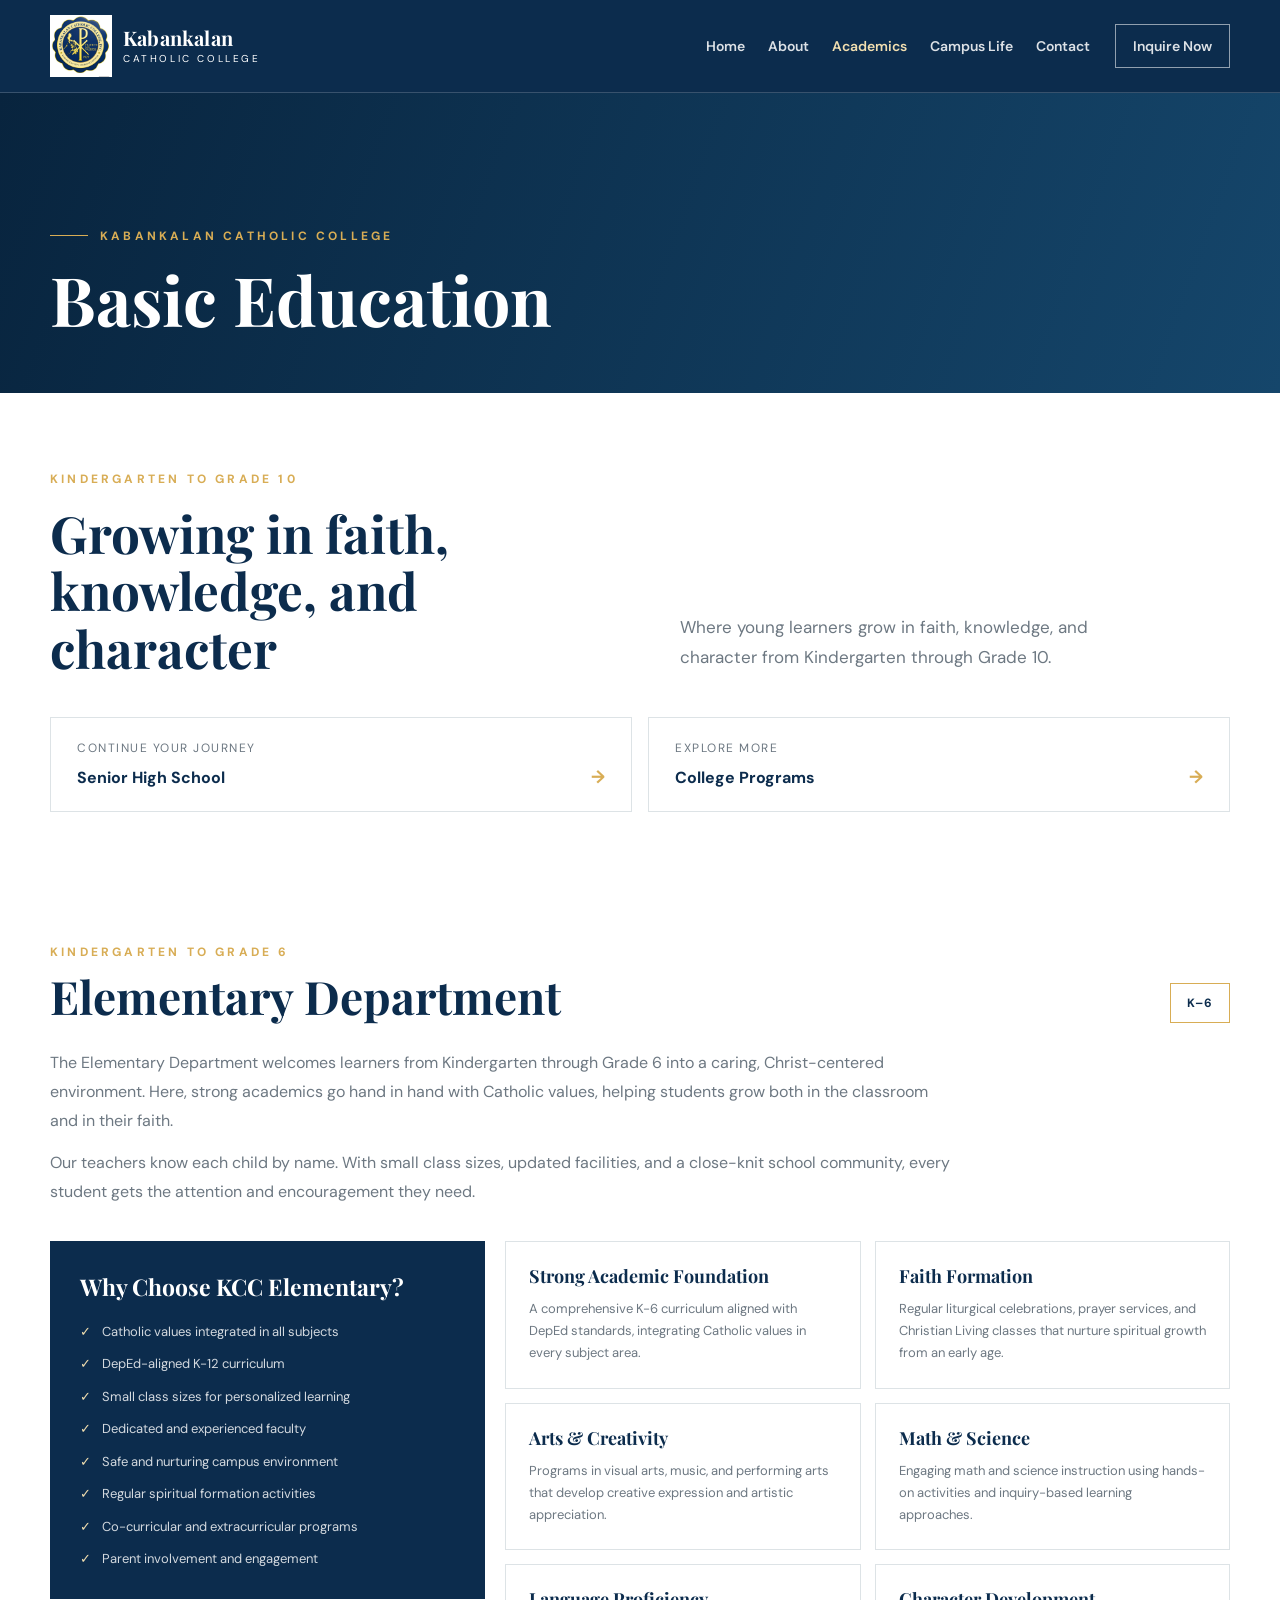
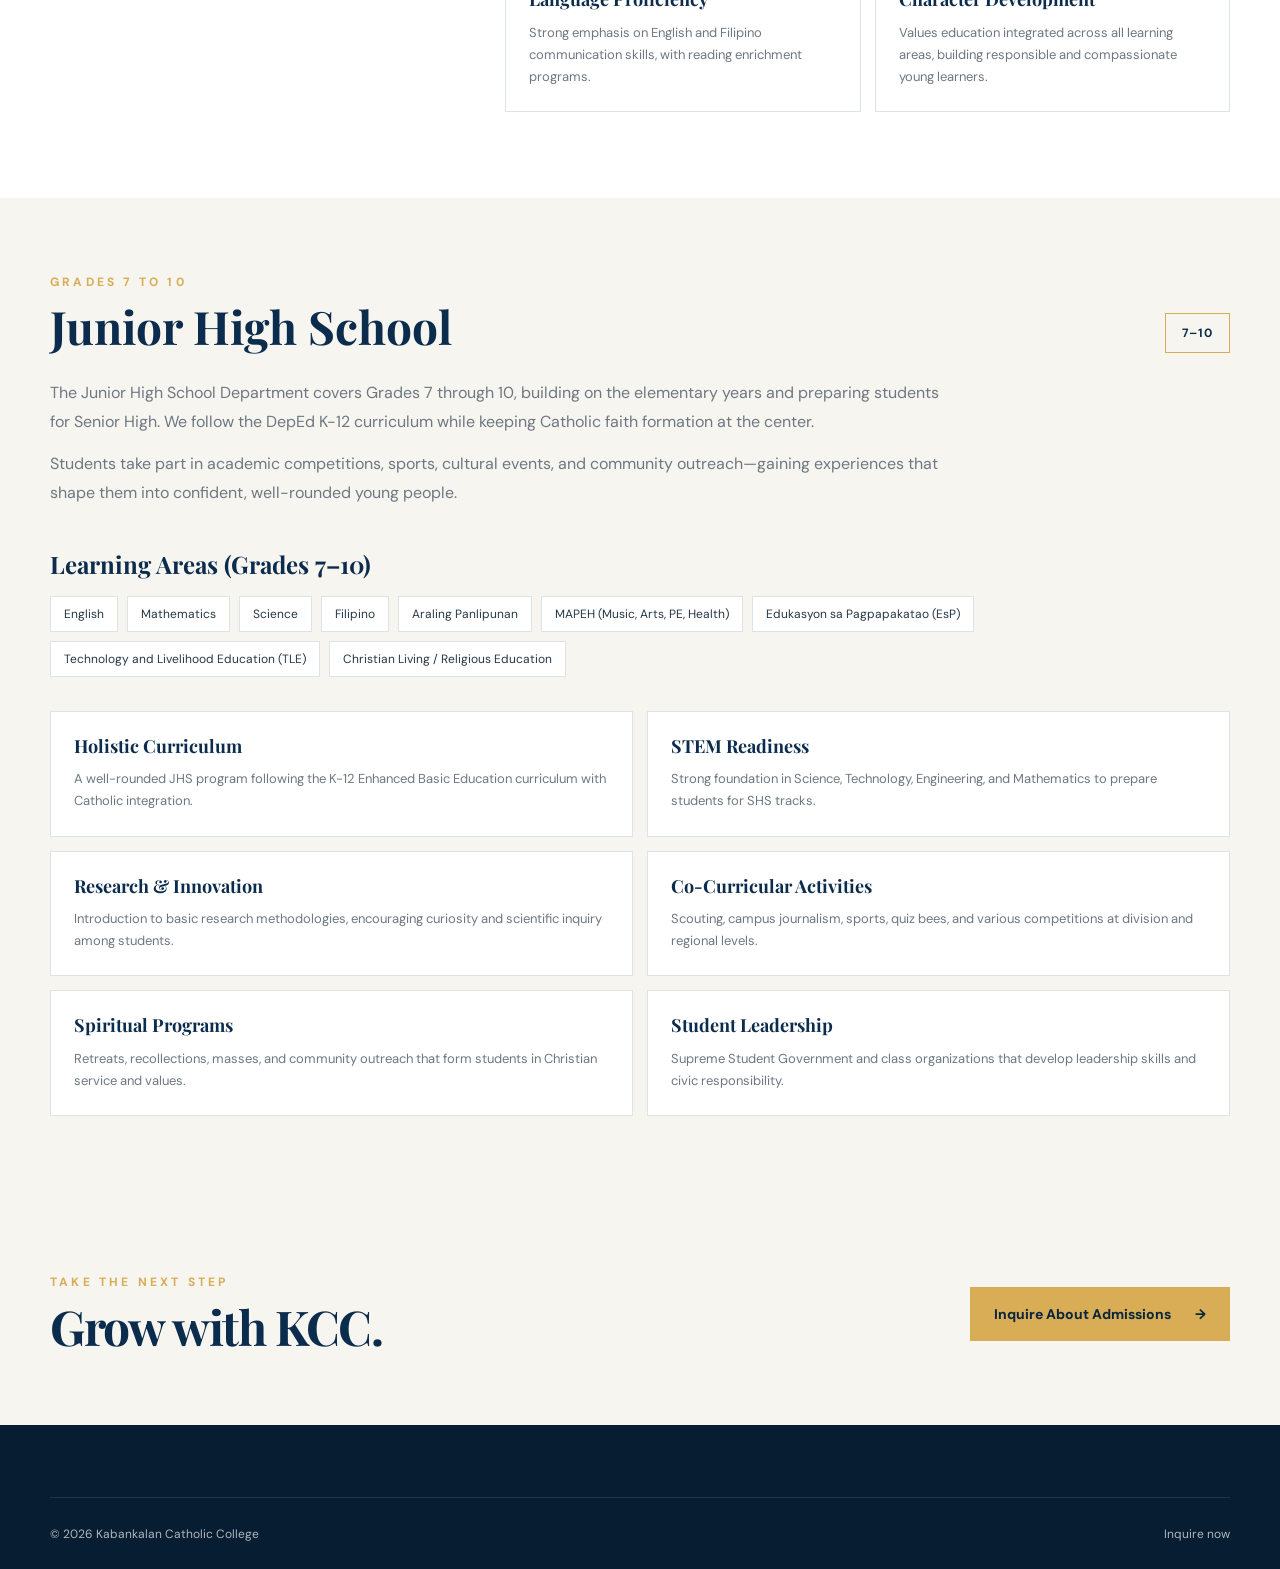
<file: basic-education.html>
<!DOCTYPE html>
<html lang="en">
<head>
  <meta charset="UTF-8">
  <meta name="viewport" content="width=device-width, initial-scale=1.0">
  <meta name="description" content="Discover Kabankalan Catholic College Basic Education, from Kindergarten through Grade 10.">
  <title>Basic Education | Kabankalan Catholic College</title>
  <link href="https://fonts.googleapis.com/css2?family=DM+Sans:wght@400;500;600;700&family=Playfair+Display:wght@600;700&display=swap" rel="stylesheet">
  <link rel="stylesheet" href="assets/css/style.css">
</head>
<body>
  <header class="site-header inner-header">
    <nav class="nav container" aria-label="Main navigation">
      <a class="brand" href="index.html">
        <span class="brand-mark"><img src="assets/images/kcc-logo.png" alt=""></span>
        <span class="brand-copy"><strong>Kabankalan</strong><span>Catholic College</span></span>
      </a>
      <button class="menu-toggle" type="button" aria-expanded="false" aria-controls="nav-links" aria-label="Open navigation">
        <span></span><span></span><span></span>
      </button>
      <div class="nav-links" id="nav-links">
        <a href="index.html">Home</a><a href="about.html">About</a><a class="active" href="courses.html">Academics</a>
        <a href="events.html">Campus Life</a><a href="contact.html">Contact</a><a class="nav-cta" href="contact.html">Inquire Now</a>
      </div>
    </nav>
  </header>

  <main>
    <section class="page-hero">
      <div class="container">
        <p class="eyebrow"><span></span> Kabankalan Catholic College</p>
        <h1>Basic Education</h1>
      </div>
    </section>

    <section class="basic-intro">
      <div class="container basic-intro-inner">
        <div>
          <p class="section-kicker">Kindergarten to Grade 10</p>
          <h2>Growing in faith, knowledge, and character</h2>
        </div>
        <p>Where young learners grow in faith, knowledge, and character from Kindergarten through Grade 10.</p>
      </div>
      <div class="container pathway-links">
        <a href="senior-high.html">
          <span>Continue your journey</span><strong>Senior High School <span aria-hidden="true">→</span></strong>
        </a>
        <a href="courses.html">
          <span>Explore more</span><strong>College Programs <span aria-hidden="true">→</span></strong>
        </a>
      </div>
    </section>

    <section class="department-section">
      <div class="container">
        <div class="department-heading">
          <div><p class="section-kicker">Kindergarten to Grade 6</p><h2>Elementary Department</h2></div>
          <span class="grade-badge">K–6</span>
        </div>
        <div class="department-intro">
          <p>The Elementary Department welcomes learners from Kindergarten through Grade 6 into a caring, Christ-centered environment. Here, strong academics go hand in hand with Catholic values, helping students grow both in the classroom and in their faith.</p>
          <p>Our teachers know each child by name. With small class sizes, updated facilities, and a close-knit school community, every student gets the attention and encouragement they need.</p>
        </div>

        <div class="elementary-details">
          <article class="why-card">
            <h3>Why Choose KCC Elementary?</h3>
            <ul class="check-list">
              <li>Catholic values integrated in all subjects</li>
              <li>DepEd-aligned K-12 curriculum</li>
              <li>Small class sizes for personalized learning</li>
              <li>Dedicated and experienced faculty</li>
              <li>Safe and nurturing campus environment</li>
              <li>Regular spiritual formation activities</li>
              <li>Co-curricular and extracurricular programs</li>
              <li>Parent involvement and engagement</li>
            </ul>
          </article>
          <div class="feature-grid">
            <article class="education-feature"><h3>Strong Academic Foundation</h3><p>A comprehensive K-6 curriculum aligned with DepEd standards, integrating Catholic values in every subject area.</p></article>
            <article class="education-feature"><h3>Faith Formation</h3><p>Regular liturgical celebrations, prayer services, and Christian Living classes that nurture spiritual growth from an early age.</p></article>
            <article class="education-feature"><h3>Arts &amp; Creativity</h3><p>Programs in visual arts, music, and performing arts that develop creative expression and artistic appreciation.</p></article>
            <article class="education-feature"><h3>Math &amp; Science</h3><p>Engaging math and science instruction using hands-on activities and inquiry-based learning approaches.</p></article>
            <article class="education-feature"><h3>Language Proficiency</h3><p>Strong emphasis on English and Filipino communication skills, with reading enrichment programs.</p></article>
            <article class="education-feature"><h3>Character Development</h3><p>Values education integrated across all learning areas, building responsible and compassionate young learners.</p></article>
          </div>
        </div>
      </div>
    </section>

    <section class="department-section department-section-alt">
      <div class="container">
        <div class="department-heading">
          <div><p class="section-kicker">Grades 7 to 10</p><h2>Junior High School</h2></div>
          <span class="grade-badge">7–10</span>
        </div>
        <div class="department-intro">
          <p>The Junior High School Department covers Grades 7 through 10, building on the elementary years and preparing students for Senior High. We follow the DepEd K-12 curriculum while keeping Catholic faith formation at the center.</p>
          <p>Students take part in academic competitions, sports, cultural events, and community outreach—gaining experiences that shape them into confident, well-rounded young people.</p>
        </div>

        <h3 class="subsection-title">Learning Areas (Grades 7–10)</h3>
        <ul class="learning-area-list">
          <li>English</li><li>Mathematics</li><li>Science</li><li>Filipino</li><li>Araling Panlipunan</li>
          <li>MAPEH (Music, Arts, PE, Health)</li><li>Edukasyon sa Pagpapakatao (EsP)</li>
          <li>Technology and Livelihood Education (TLE)</li><li>Christian Living / Religious Education</li>
        </ul>

        <div class="jhs-feature-grid">
          <article class="education-feature"><h3>Holistic Curriculum</h3><p>A well-rounded JHS program following the K-12 Enhanced Basic Education curriculum with Catholic integration.</p></article>
          <article class="education-feature"><h3>STEM Readiness</h3><p>Strong foundation in Science, Technology, Engineering, and Mathematics to prepare students for SHS tracks.</p></article>
          <article class="education-feature"><h3>Research &amp; Innovation</h3><p>Introduction to basic research methodologies, encouraging curiosity and scientific inquiry among students.</p></article>
          <article class="education-feature"><h3>Co-Curricular Activities</h3><p>Scouting, campus journalism, sports, quiz bees, and various competitions at division and regional levels.</p></article>
          <article class="education-feature"><h3>Spiritual Programs</h3><p>Retreats, recollections, masses, and community outreach that form students in Christian service and values.</p></article>
          <article class="education-feature"><h3>Student Leadership</h3><p>Supreme Student Government and class organizations that develop leadership skills and civic responsibility.</p></article>
        </div>
      </div>
    </section>

    <section class="program-cta">
      <div class="container cta-inner">
        <div><p class="section-kicker">Take the next step</p><h2>Grow with KCC.</h2></div>
        <a class="button button-primary" href="contact.html">Inquire About Admissions <span>→</span></a>
      </div>
    </section>
  </main>

  <footer class="footer">
    <div class="container footer-bottom"><span>© <span id="year"></span> Kabankalan Catholic College</span><a href="contact.html">Inquire now</a></div>
  </footer>
  <script src="assets/js/main.js"></script>
</body>
</html>
</file>
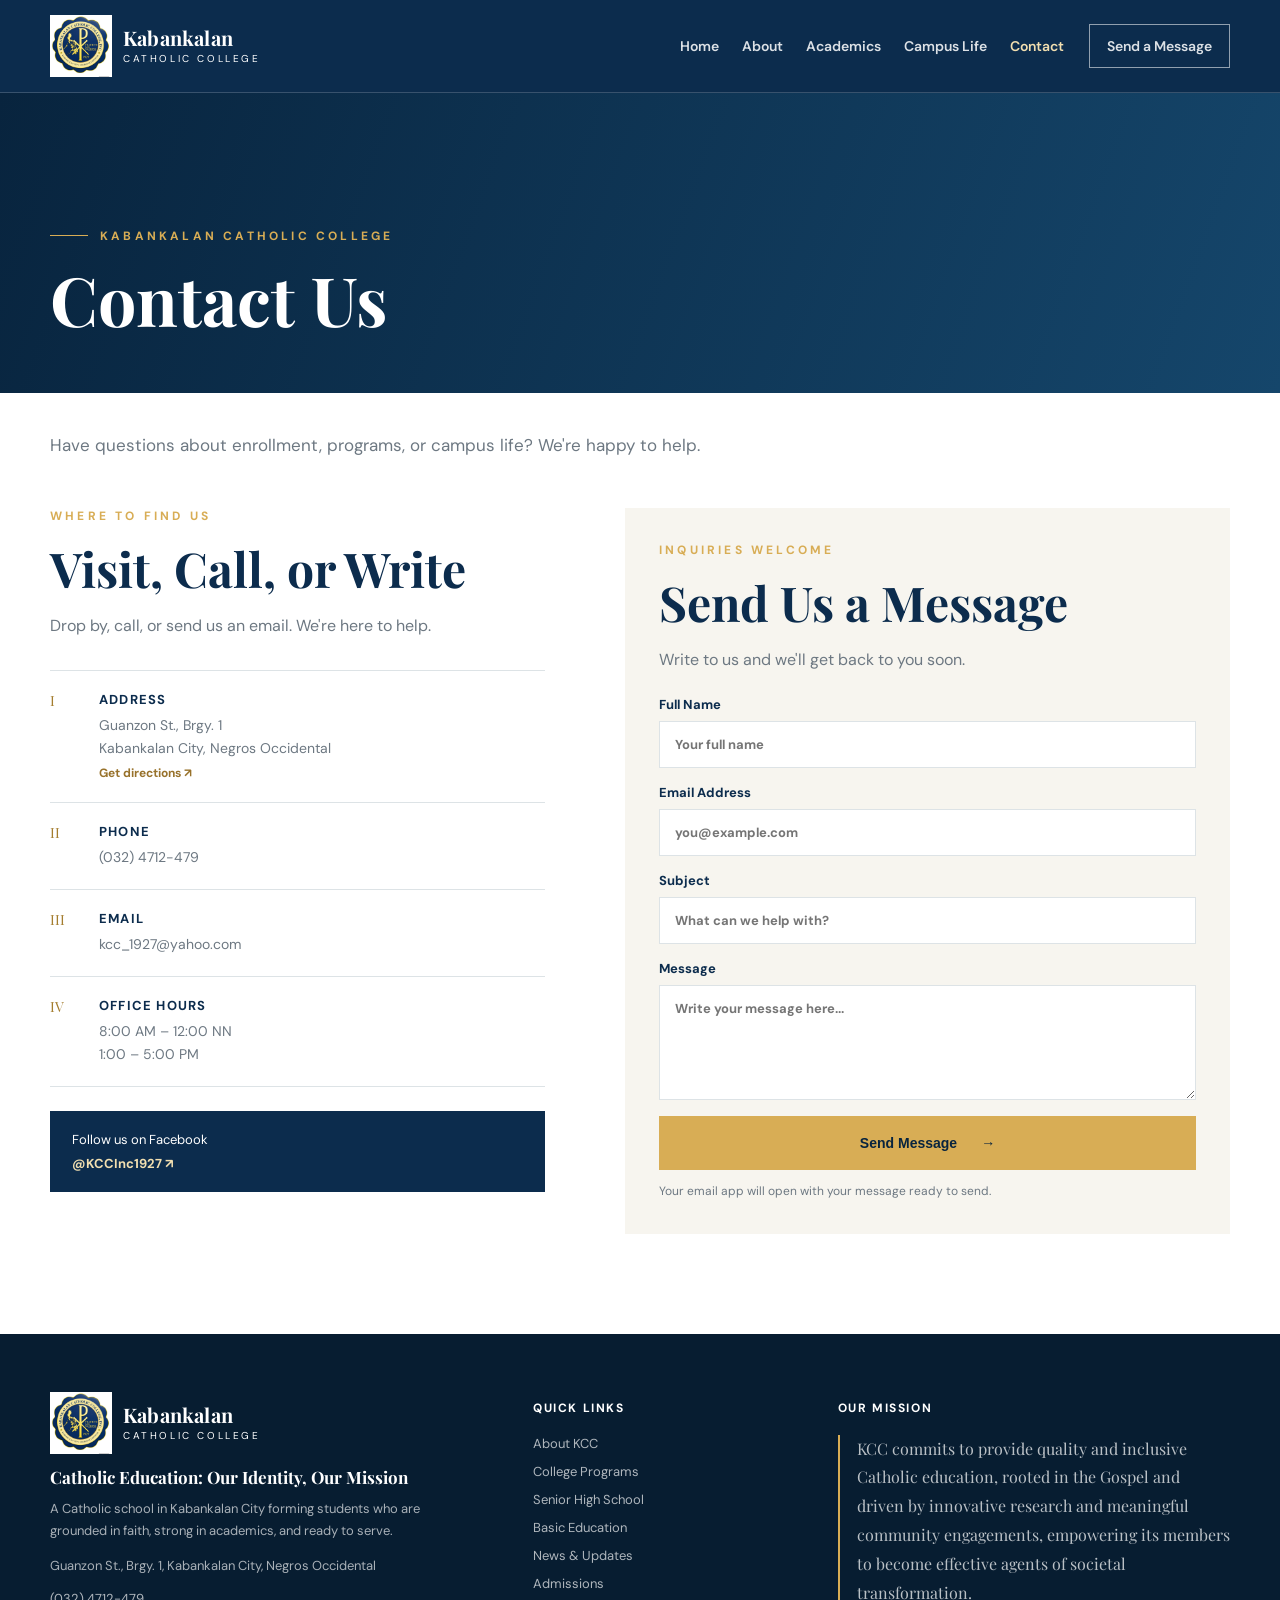
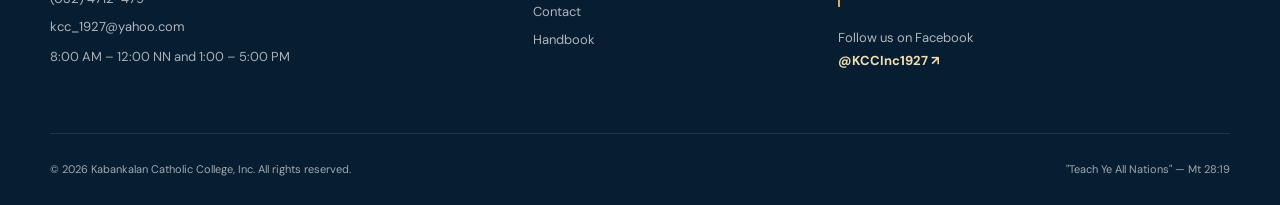
<file: contact.html>
<!DOCTYPE html>
<html lang="en">
<head>
  <meta charset="UTF-8">
  <meta name="viewport" content="width=device-width, initial-scale=1.0">
  <meta name="description" content="Contact Kabankalan Catholic College about enrollment, academic programs, and campus life.">
  <title>Contact Us | Kabankalan Catholic College</title>
  <link href="https://fonts.googleapis.com/css2?family=DM+Sans:wght@400;500;600;700&family=Playfair+Display:wght@600;700&display=swap" rel="stylesheet">
  <link rel="stylesheet" href="assets/css/style.css">
</head>
<body>
  <header class="site-header inner-header">
    <nav class="nav container" aria-label="Main navigation">
      <a class="brand" href="index.html">
        <span class="brand-mark"><img src="assets/images/kcc-logo.png" alt=""></span>
        <span class="brand-copy"><strong>Kabankalan</strong><span>Catholic College</span></span>
      </a>
      <button class="menu-toggle" type="button" aria-expanded="false" aria-controls="nav-links" aria-label="Open navigation">
        <span></span><span></span><span></span>
      </button>
      <div class="nav-links" id="nav-links">
        <a href="index.html">Home</a><a href="about.html">About</a><a href="courses.html">Academics</a>
        <a href="events.html">Campus Life</a><a class="active" href="contact.html">Contact</a><a class="nav-cta" href="#message">Send a Message</a>
      </div>
    </nav>
  </header>

  <main>
    <section class="page-hero">
      <div class="container">
        <p class="eyebrow"><span></span> Kabankalan Catholic College</p>
        <h1>Contact Us</h1>
      </div>
    </section>

    <section class="contact-welcome">
      <div class="container">
        <p>Have questions about enrollment, programs, or campus life? We're happy to help.</p>
      </div>
    </section>

    <section class="contact-page-section">
      <div class="container contact-page-grid">
        <div class="contact-information">
          <p class="section-kicker">Where to Find Us</p>
          <h2>Visit, Call, or Write</h2>
          <p class="contact-description">Drop by, call, or send us an email. We're here to help.</p>
          <div class="contact-info-list">
            <article class="contact-info-item">
              <span class="contact-index">I</span>
              <div><h3>Address</h3><address>Guanzon St., Brgy. 1<br>Kabankalan City, Negros Occidental</address>
                <a class="contact-detail-link" href="https://www.google.com/maps/search/?api=1&amp;query=Guanzon+St+Brgy+1+Kabankalan+City+Negros+Occidental" target="_blank" rel="noopener noreferrer">Get directions ↗</a>
              </div>
            </article>
            <article class="contact-info-item">
              <span class="contact-index">II</span>
              <div><h3>Phone</h3><a href="tel:+63324712479">(032) 4712-479</a></div>
            </article>
            <article class="contact-info-item">
              <span class="contact-index">III</span>
              <div><h3>Email</h3><a href="mailto:kcc_1927@yahoo.com">kcc_1927@yahoo.com</a></div>
            </article>
            <article class="contact-info-item">
              <span class="contact-index">IV</span>
              <div><h3>Office Hours</h3><p>8:00 AM – 12:00 NN<br>1:00 – 5:00 PM</p></div>
            </article>
          </div>
          <a class="facebook-link" href="https://www.facebook.com/KCCInc1927" target="_blank" rel="noopener noreferrer">
            <span>Follow us on Facebook</span><strong>@KCCInc1927 ↗</strong>
          </a>
        </div>

        <div class="contact-message" id="message">
          <p class="section-kicker">Inquiries Welcome</p>
          <h2>Send Us a Message</h2>
          <p class="contact-description">Write to us and we'll get back to you soon.</p>
          <form class="contact-form" id="contact-form">
            <label for="contact-name">Full Name
              <input id="contact-name" type="text" name="name" autocomplete="name" placeholder="Your full name" required>
            </label>
            <label for="contact-email">Email Address
              <input id="contact-email" type="email" name="email" autocomplete="email" placeholder="you@example.com" required>
            </label>
            <label for="contact-subject">Subject
              <input id="contact-subject" type="text" name="subject" placeholder="What can we help with?" required>
            </label>
            <label for="contact-message">Message
              <textarea id="contact-message" name="message" rows="5" placeholder="Write your message here..." required></textarea>
            </label>
            <button class="button button-primary" type="submit">Send Message <span aria-hidden="true">→</span></button>
            <p class="form-note">Your email app will open with your message ready to send.</p>
          </form>
        </div>
      </div>
    </section>
  </main>

  <footer class="footer contact-footer">
    <div class="container contact-footer-grid">
      <div class="contact-footer-about">
        <a class="brand brand-light" href="index.html">
          <span class="brand-mark"><img src="assets/images/kcc-logo.png" alt=""></span>
          <span class="brand-copy"><strong>Kabankalan</strong><span>Catholic College</span></span>
        </a>
        <h3>Catholic Education: Our Identity, Our Mission</h3>
        <p>A Catholic school in Kabankalan City forming students who are grounded in faith, strong in academics, and ready to serve.</p>
        <address>Guanzon St., Brgy. 1, Kabankalan City, Negros Occidental</address>
        <a href="tel:+63324712479">(032) 4712-479</a>
        <a href="mailto:kcc_1927@yahoo.com">kcc_1927@yahoo.com</a>
        <p>8:00 AM – 12:00 NN and 1:00 – 5:00 PM</p>
      </div>
      <div>
        <h3>Quick Links</h3>
        <a href="about.html">About KCC</a>
        <a href="courses.html">College Programs</a>
        <a href="senior-high.html">Senior High School</a>
        <a href="basic-education.html">Basic Education</a>
        <a href="https://kcc.edu.ph/news" target="_blank" rel="noopener noreferrer">News &amp; Updates</a>
        <a href="#message">Admissions</a>
        <a href="contact.html">Contact</a>
        <a href="https://kcc.edu.ph/handbook" target="_blank" rel="noopener noreferrer">Handbook</a>
      </div>
      <div class="contact-mission">
        <h3>Our Mission</h3>
        <blockquote>KCC commits to provide quality and inclusive Catholic education, rooted in the Gospel and driven by innovative research and meaningful community engagements, empowering its members to become effective agents of societal transformation.</blockquote>
        <a href="https://www.facebook.com/KCCInc1927" target="_blank" rel="noopener noreferrer">Follow us on Facebook<br><strong>@KCCInc1927 ↗</strong></a>
      </div>
    </div>
    <div class="container contact-copyright">
      <span>© <span id="year"></span> Kabankalan Catholic College, Inc. All rights reserved.</span>
      <span>"Teach Ye All Nations" — Mt 28:19</span>
    </div>
  </footer>
  <script src="assets/js/main.js"></script>
</body>
</html>
</file>
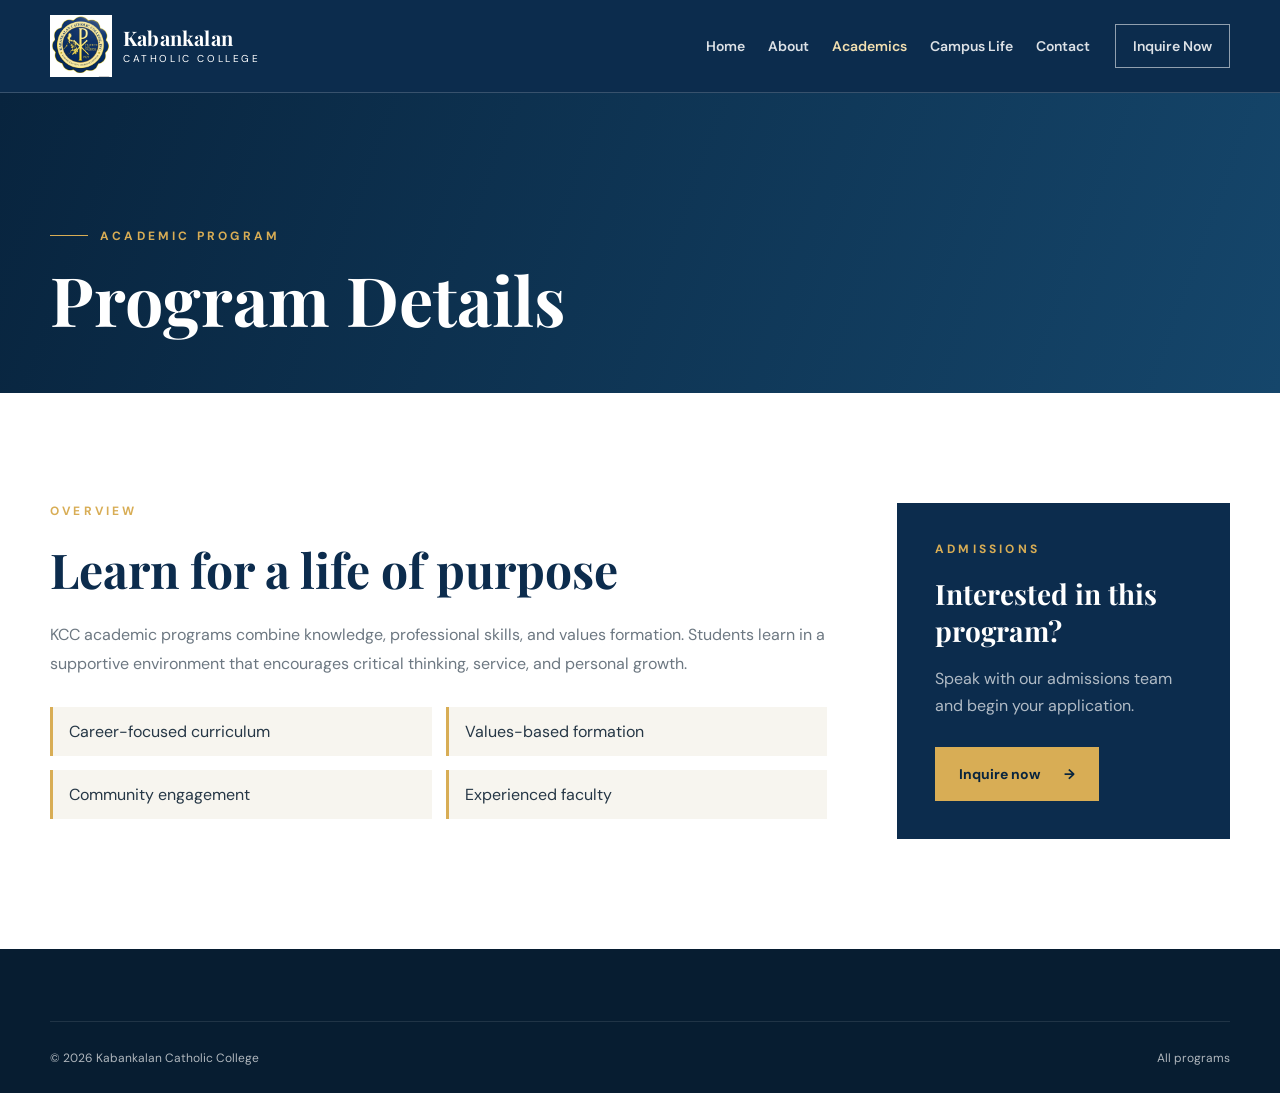
<file: course-details.html>
<!DOCTYPE html>
<html lang="en">
<head>
  <meta charset="UTF-8"><meta name="viewport" content="width=device-width, initial-scale=1.0">
  <title>Program Details | KCC</title>
  <link href="https://fonts.googleapis.com/css2?family=DM+Sans:wght@400;500;600;700&family=Playfair+Display:wght@600;700&display=swap" rel="stylesheet">
  <link rel="stylesheet" href="assets/css/style.css">
</head>
<body>
  <header class="site-header inner-header"><nav class="nav container"><a class="brand" href="index.html"><span class="brand-mark"><img src="assets/images/kcc-logo.png" alt=""></span><span class="brand-copy"><strong>Kabankalan</strong><span>Catholic College</span></span></a><button class="menu-toggle" aria-expanded="false" aria-controls="nav-links"><span></span><span></span><span></span></button><div class="nav-links" id="nav-links"><a href="index.html">Home</a><a href="about.html">About</a><a class="active" href="courses.html">Academics</a><a href="events.html">Campus Life</a><a href="contact.html">Contact</a><a class="nav-cta" href="contact.html">Inquire Now</a></div></nav></header>
  <main>
    <section class="page-hero"><div class="container"><p class="eyebrow"><span></span> Academic Program</p><h1>Program Details</h1></div></section>
    <section class="section"><div class="container detail-grid"><div><p class="section-kicker">Overview</p><h2>Learn for a life of purpose</h2><p>KCC academic programs combine knowledge, professional skills, and values formation. Students learn in a supportive environment that encourages critical thinking, service, and personal growth.</p><ul class="detail-list"><li>Career-focused curriculum</li><li>Values-based formation</li><li>Community engagement</li><li>Experienced faculty</li></ul></div><aside class="admission-card"><p class="section-kicker">Admissions</p><h3>Interested in this program?</h3><p>Speak with our admissions team and begin your application.</p><a class="button button-primary" href="contact.html">Inquire now <span>→</span></a></aside></div></section>
  </main>
  <footer class="footer"><div class="container footer-bottom"><span>© <span id="year"></span> Kabankalan Catholic College</span><a href="courses.html">All programs</a></div></footer>
  <script src="assets/js/main.js"></script>
</body></html>
</file>
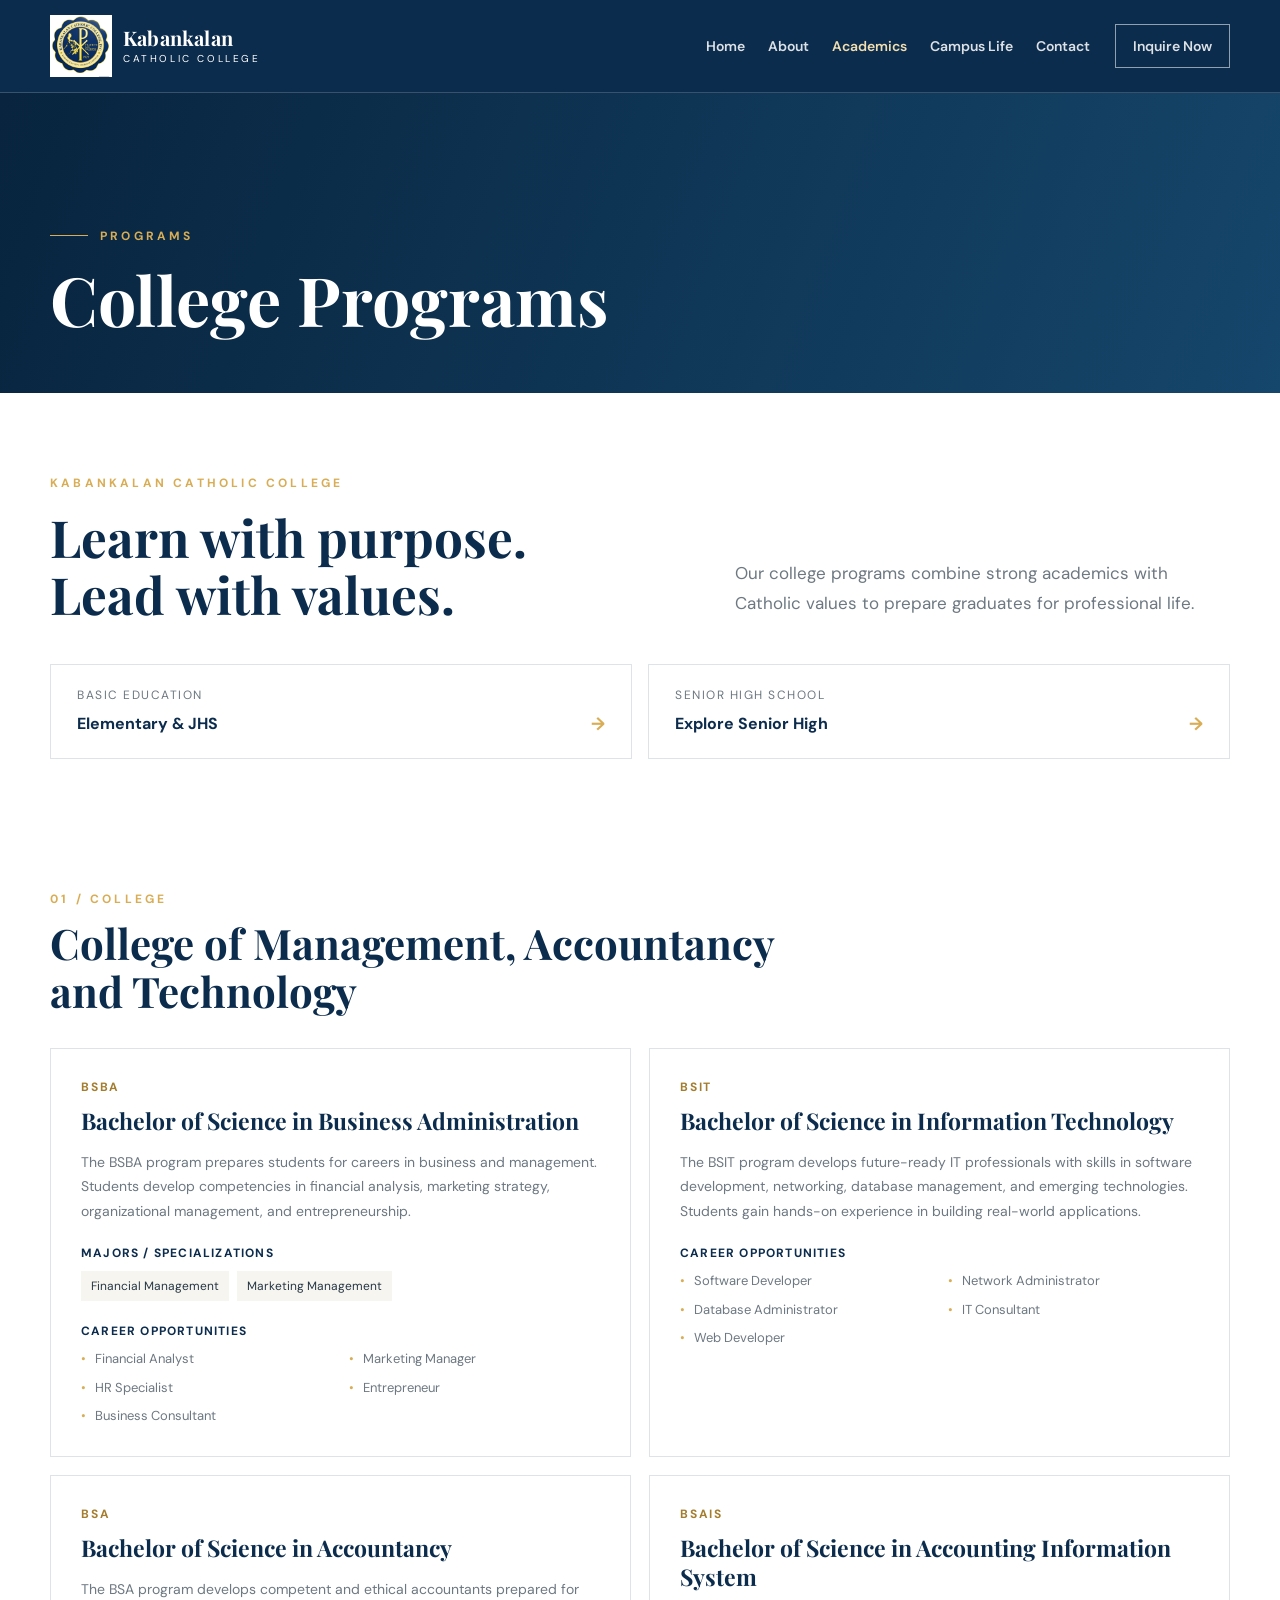
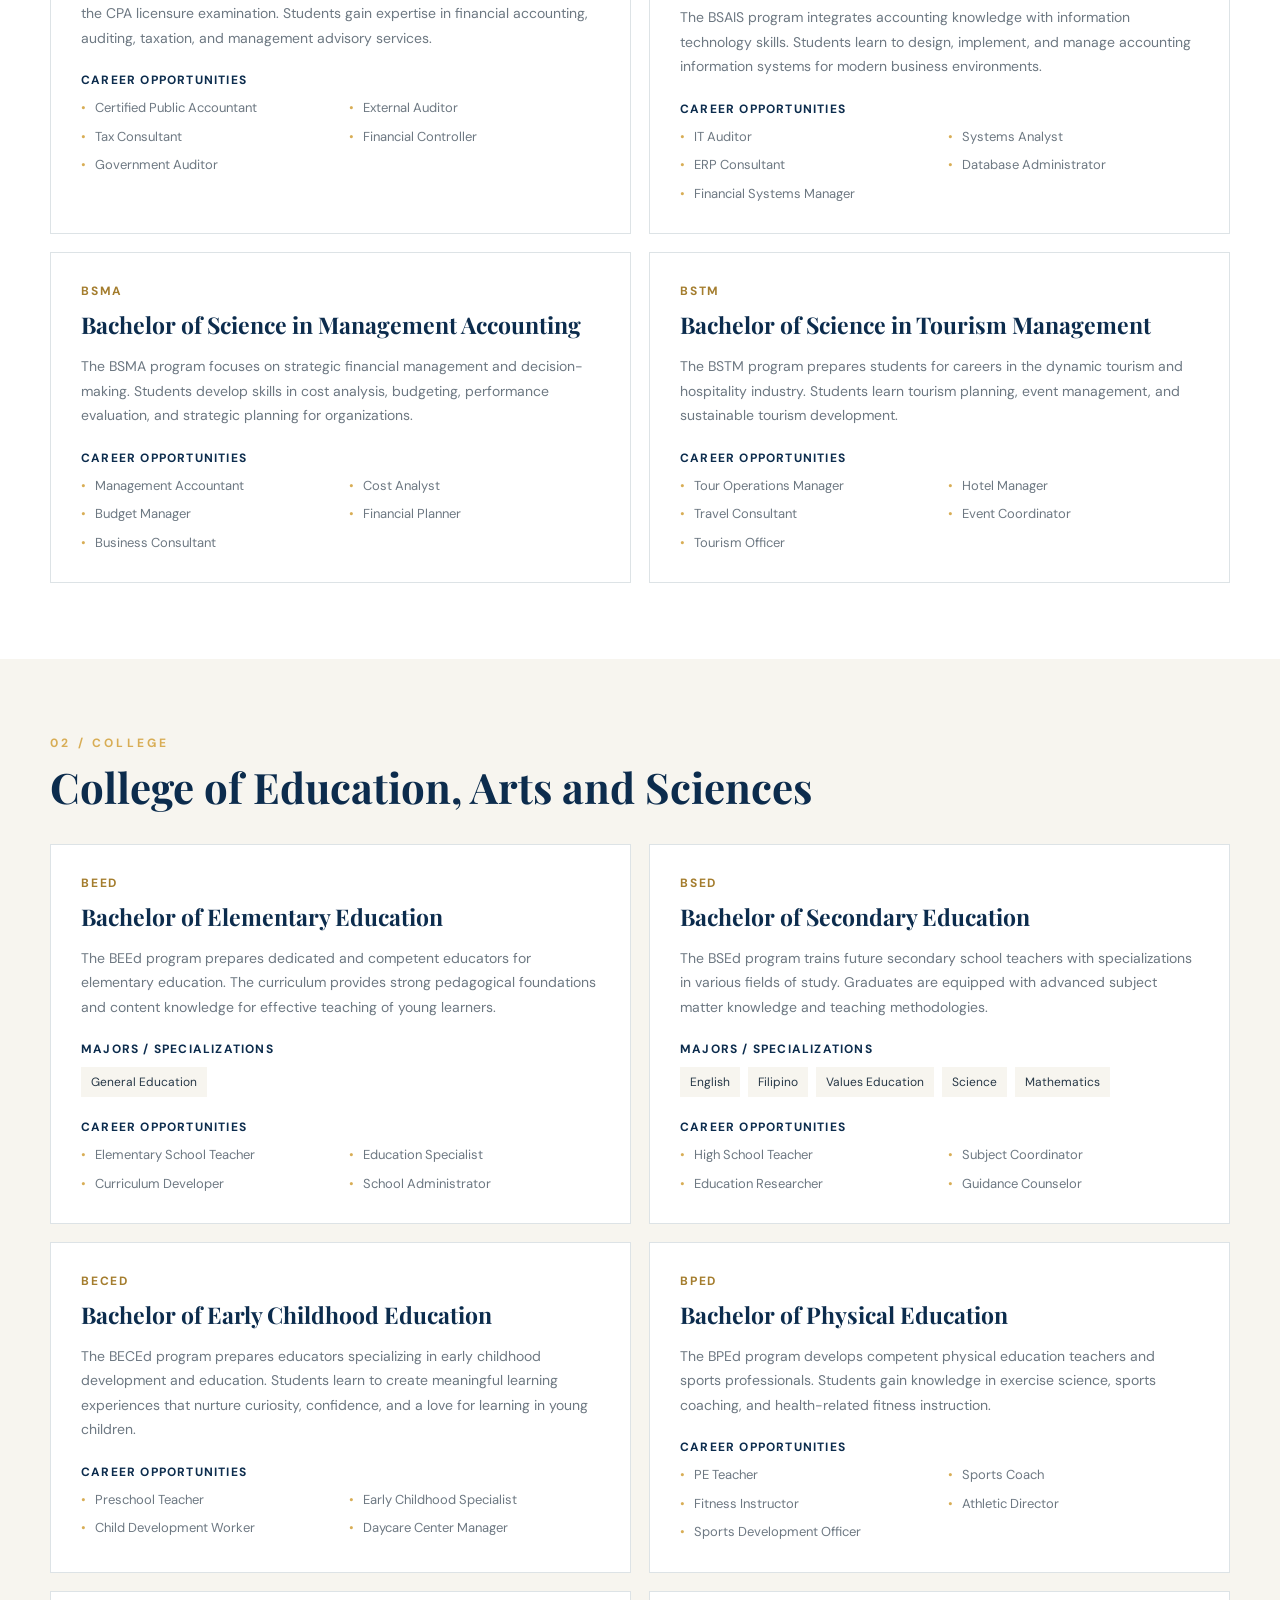
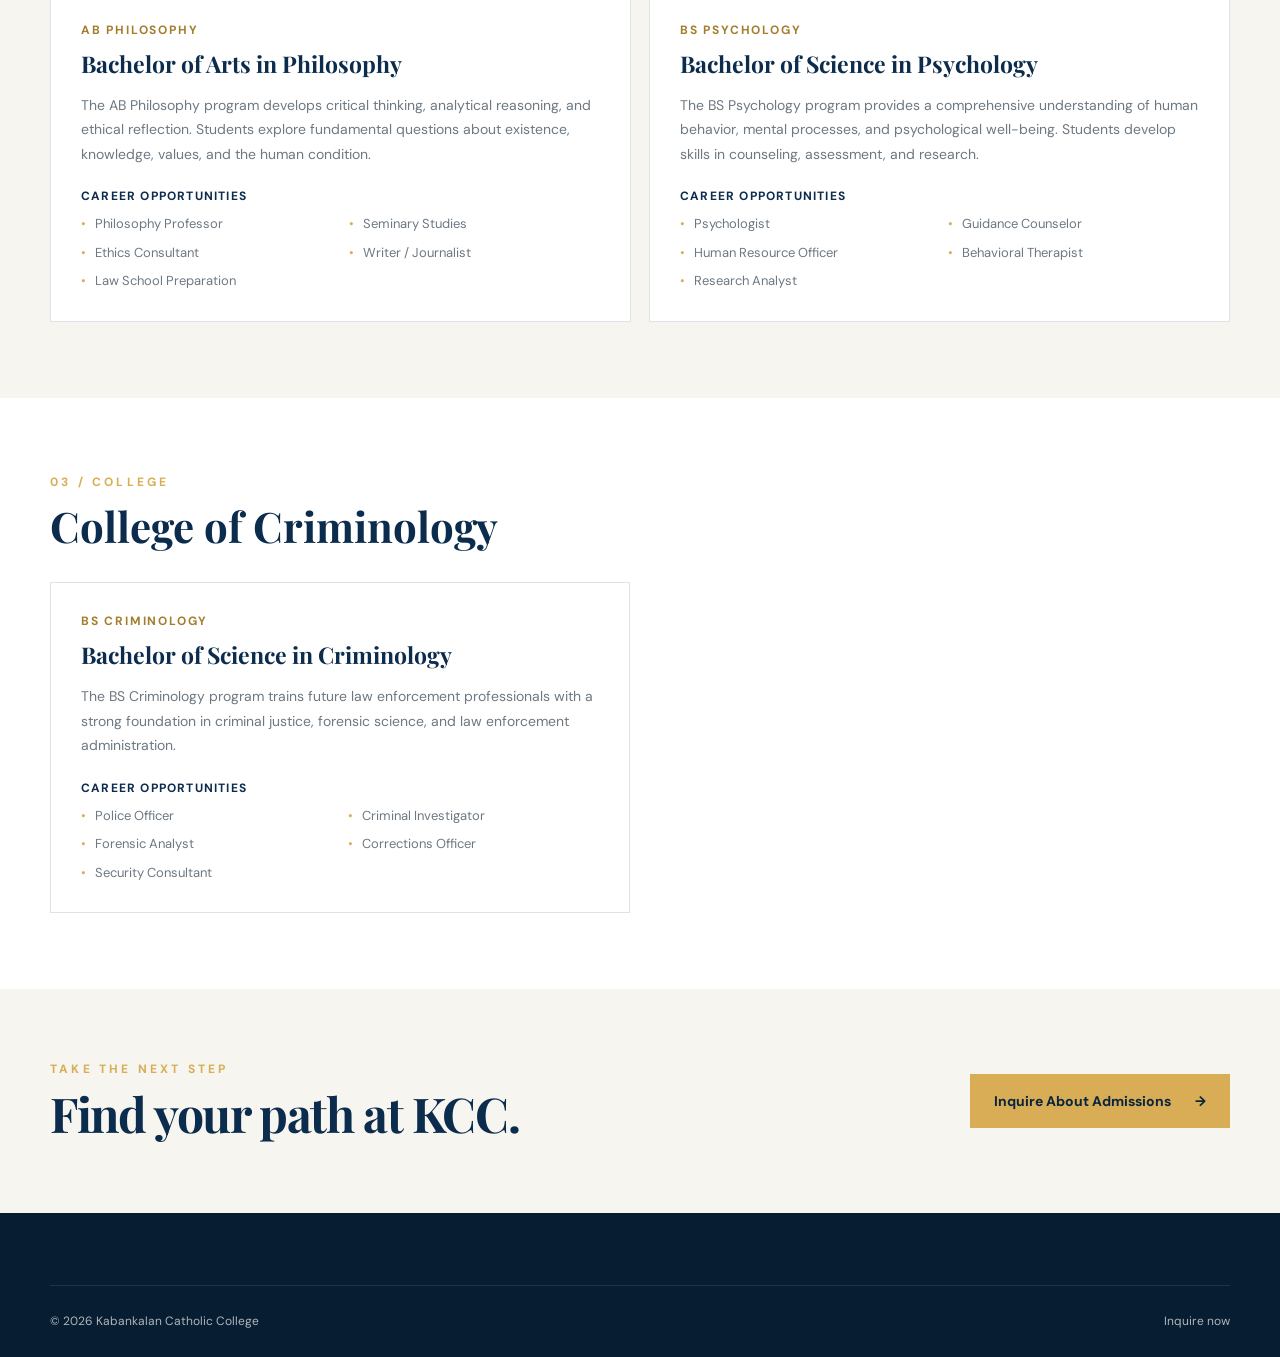
<file: courses.html>
<!DOCTYPE html>
<html lang="en">
<head>
  <meta charset="UTF-8">
  <meta name="viewport" content="width=device-width, initial-scale=1.0">
  <meta name="description" content="Explore Kabankalan Catholic College programs in management, accountancy, technology, education, arts, sciences, and criminology.">
  <title>Programs | Kabankalan Catholic College</title>
  <link href="https://fonts.googleapis.com/css2?family=DM+Sans:wght@400;500;600;700&family=Playfair+Display:wght@600;700&display=swap" rel="stylesheet">
  <link rel="stylesheet" href="assets/css/style.css">
</head>
<body>
  <header class="site-header inner-header">
    <nav class="nav container" aria-label="Main navigation">
      <a class="brand" href="index.html">
        <span class="brand-mark"><img src="assets/images/kcc-logo.png" alt=""></span>
        <span class="brand-copy"><strong>Kabankalan</strong><span>Catholic College</span></span>
      </a>
      <button class="menu-toggle" type="button" aria-expanded="false" aria-controls="nav-links" aria-label="Open navigation">
        <span></span><span></span><span></span>
      </button>
      <div class="nav-links" id="nav-links">
        <a href="index.html">Home</a><a href="about.html">About</a><a class="active" href="courses.html">Academics</a>
        <a href="events.html">Campus Life</a><a href="contact.html">Contact</a><a class="nav-cta" href="contact.html">Inquire Now</a>
      </div>
    </nav>
  </header>

  <main>
    <section class="page-hero">
      <div class="container">
        <p class="eyebrow"><span></span> Programs</p>
        <h1>College Programs</h1>
      </div>
    </section>

    <section class="program-intro">
      <div class="container program-intro-inner">
        <div>
          <p class="section-kicker">Kabankalan Catholic College</p>
          <h2>Learn with purpose.<br>Lead with values.</h2>
        </div>
        <p>Our college programs combine strong academics with Catholic values to prepare graduates for professional life.</p>
      </div>
      <div class="container pathway-links">
        <a href="basic-education.html">
          <span>Basic Education</span><strong>Elementary &amp; JHS <span aria-hidden="true">→</span></strong>
        </a>
        <a href="senior-high.html">
          <span>Senior High School</span><strong>Explore Senior High <span aria-hidden="true">→</span></strong>
        </a>
      </div>
    </section>

    <div class="college-programs">
      <section class="college-section" aria-labelledby="management-title">
        <div class="container">
          <div class="college-heading">
            <p class="section-kicker">01 / College</p>
            <h2 id="management-title">College of Management, Accountancy and Technology</h2>
          </div>
          <div class="degree-grid">
            <article class="degree-card">
              <p class="degree-abbr">BSBA</p><h3>Bachelor of Science in Business Administration</h3>
              <p>The BSBA program prepares students for careers in business and management. Students develop competencies in financial analysis, marketing strategy, organizational management, and entrepreneurship.</p>
              <h4>Majors / Specializations</h4><ul class="tag-list"><li>Financial Management</li><li>Marketing Management</li></ul>
              <h4>Career Opportunities</h4><ul class="career-list"><li>Financial Analyst</li><li>Marketing Manager</li><li>HR Specialist</li><li>Entrepreneur</li><li>Business Consultant</li></ul>
            </article>
            <article class="degree-card">
              <p class="degree-abbr">BSIT</p><h3>Bachelor of Science in Information Technology</h3>
              <p>The BSIT program develops future-ready IT professionals with skills in software development, networking, database management, and emerging technologies. Students gain hands-on experience in building real-world applications.</p>
              <h4>Career Opportunities</h4><ul class="career-list"><li>Software Developer</li><li>Network Administrator</li><li>Database Administrator</li><li>IT Consultant</li><li>Web Developer</li></ul>
            </article>
            <article class="degree-card">
              <p class="degree-abbr">BSA</p><h3>Bachelor of Science in Accountancy</h3>
              <p>The BSA program develops competent and ethical accountants prepared for the CPA licensure examination. Students gain expertise in financial accounting, auditing, taxation, and management advisory services.</p>
              <h4>Career Opportunities</h4><ul class="career-list"><li>Certified Public Accountant</li><li>External Auditor</li><li>Tax Consultant</li><li>Financial Controller</li><li>Government Auditor</li></ul>
            </article>
            <article class="degree-card">
              <p class="degree-abbr">BSAIS</p><h3>Bachelor of Science in Accounting Information System</h3>
              <p>The BSAIS program integrates accounting knowledge with information technology skills. Students learn to design, implement, and manage accounting information systems for modern business environments.</p>
              <h4>Career Opportunities</h4><ul class="career-list"><li>IT Auditor</li><li>Systems Analyst</li><li>ERP Consultant</li><li>Database Administrator</li><li>Financial Systems Manager</li></ul>
            </article>
            <article class="degree-card">
              <p class="degree-abbr">BSMA</p><h3>Bachelor of Science in Management Accounting</h3>
              <p>The BSMA program focuses on strategic financial management and decision-making. Students develop skills in cost analysis, budgeting, performance evaluation, and strategic planning for organizations.</p>
              <h4>Career Opportunities</h4><ul class="career-list"><li>Management Accountant</li><li>Cost Analyst</li><li>Budget Manager</li><li>Financial Planner</li><li>Business Consultant</li></ul>
            </article>
            <article class="degree-card">
              <p class="degree-abbr">BSTM</p><h3>Bachelor of Science in Tourism Management</h3>
              <p>The BSTM program prepares students for careers in the dynamic tourism and hospitality industry. Students learn tourism planning, event management, and sustainable tourism development.</p>
              <h4>Career Opportunities</h4><ul class="career-list"><li>Tour Operations Manager</li><li>Hotel Manager</li><li>Travel Consultant</li><li>Event Coordinator</li><li>Tourism Officer</li></ul>
            </article>
          </div>
        </div>
      </section>

      <section class="college-section college-section-alt" aria-labelledby="education-title">
        <div class="container">
          <div class="college-heading">
            <p class="section-kicker">02 / College</p>
            <h2 id="education-title">College of Education, Arts and Sciences</h2>
          </div>
          <div class="degree-grid">
            <article class="degree-card">
              <p class="degree-abbr">BEEd</p><h3>Bachelor of Elementary Education</h3>
              <p>The BEEd program prepares dedicated and competent educators for elementary education. The curriculum provides strong pedagogical foundations and content knowledge for effective teaching of young learners.</p>
              <h4>Majors / Specializations</h4><ul class="tag-list"><li>General Education</li></ul>
              <h4>Career Opportunities</h4><ul class="career-list"><li>Elementary School Teacher</li><li>Education Specialist</li><li>Curriculum Developer</li><li>School Administrator</li></ul>
            </article>
            <article class="degree-card">
              <p class="degree-abbr">BSEd</p><h3>Bachelor of Secondary Education</h3>
              <p>The BSEd program trains future secondary school teachers with specializations in various fields of study. Graduates are equipped with advanced subject matter knowledge and teaching methodologies.</p>
              <h4>Majors / Specializations</h4><ul class="tag-list"><li>English</li><li>Filipino</li><li>Values Education</li><li>Science</li><li>Mathematics</li></ul>
              <h4>Career Opportunities</h4><ul class="career-list"><li>High School Teacher</li><li>Subject Coordinator</li><li>Education Researcher</li><li>Guidance Counselor</li></ul>
            </article>
            <article class="degree-card">
              <p class="degree-abbr">BECEd</p><h3>Bachelor of Early Childhood Education</h3>
              <p>The BECEd program prepares educators specializing in early childhood development and education. Students learn to create meaningful learning experiences that nurture curiosity, confidence, and a love for learning in young children.</p>
              <h4>Career Opportunities</h4><ul class="career-list"><li>Preschool Teacher</li><li>Early Childhood Specialist</li><li>Child Development Worker</li><li>Daycare Center Manager</li></ul>
            </article>
            <article class="degree-card">
              <p class="degree-abbr">BPEd</p><h3>Bachelor of Physical Education</h3>
              <p>The BPEd program develops competent physical education teachers and sports professionals. Students gain knowledge in exercise science, sports coaching, and health-related fitness instruction.</p>
              <h4>Career Opportunities</h4><ul class="career-list"><li>PE Teacher</li><li>Sports Coach</li><li>Fitness Instructor</li><li>Athletic Director</li><li>Sports Development Officer</li></ul>
            </article>
            <article class="degree-card">
              <p class="degree-abbr">AB Philosophy</p><h3>Bachelor of Arts in Philosophy</h3>
              <p>The AB Philosophy program develops critical thinking, analytical reasoning, and ethical reflection. Students explore fundamental questions about existence, knowledge, values, and the human condition.</p>
              <h4>Career Opportunities</h4><ul class="career-list"><li>Philosophy Professor</li><li>Seminary Studies</li><li>Ethics Consultant</li><li>Writer / Journalist</li><li>Law School Preparation</li></ul>
            </article>
            <article class="degree-card">
              <p class="degree-abbr">BS Psychology</p><h3>Bachelor of Science in Psychology</h3>
              <p>The BS Psychology program provides a comprehensive understanding of human behavior, mental processes, and psychological well-being. Students develop skills in counseling, assessment, and research.</p>
              <h4>Career Opportunities</h4><ul class="career-list"><li>Psychologist</li><li>Guidance Counselor</li><li>Human Resource Officer</li><li>Behavioral Therapist</li><li>Research Analyst</li></ul>
            </article>
          </div>
        </div>
      </section>

      <section class="college-section" aria-labelledby="criminology-title">
        <div class="container">
          <div class="college-heading">
            <p class="section-kicker">03 / College</p>
            <h2 id="criminology-title">College of Criminology</h2>
          </div>
          <div class="degree-grid degree-grid-single">
            <article class="degree-card">
              <p class="degree-abbr">BS Criminology</p><h3>Bachelor of Science in Criminology</h3>
              <p>The BS Criminology program trains future law enforcement professionals with a strong foundation in criminal justice, forensic science, and law enforcement administration.</p>
              <h4>Career Opportunities</h4><ul class="career-list"><li>Police Officer</li><li>Criminal Investigator</li><li>Forensic Analyst</li><li>Corrections Officer</li><li>Security Consultant</li></ul>
            </article>
          </div>
        </div>
      </section>
    </div>

    <section class="program-cta">
      <div class="container cta-inner">
        <div><p class="section-kicker">Take the next step</p><h2>Find your path at KCC.</h2></div>
        <a class="button button-primary" href="contact.html">Inquire About Admissions <span>→</span></a>
      </div>
    </section>
  </main>

  <footer class="footer">
    <div class="container footer-bottom"><span>© <span id="year"></span> Kabankalan Catholic College</span><a href="contact.html">Inquire now</a></div>
  </footer>
  <script src="assets/js/main.js"></script>
</body>
</html>
</file>
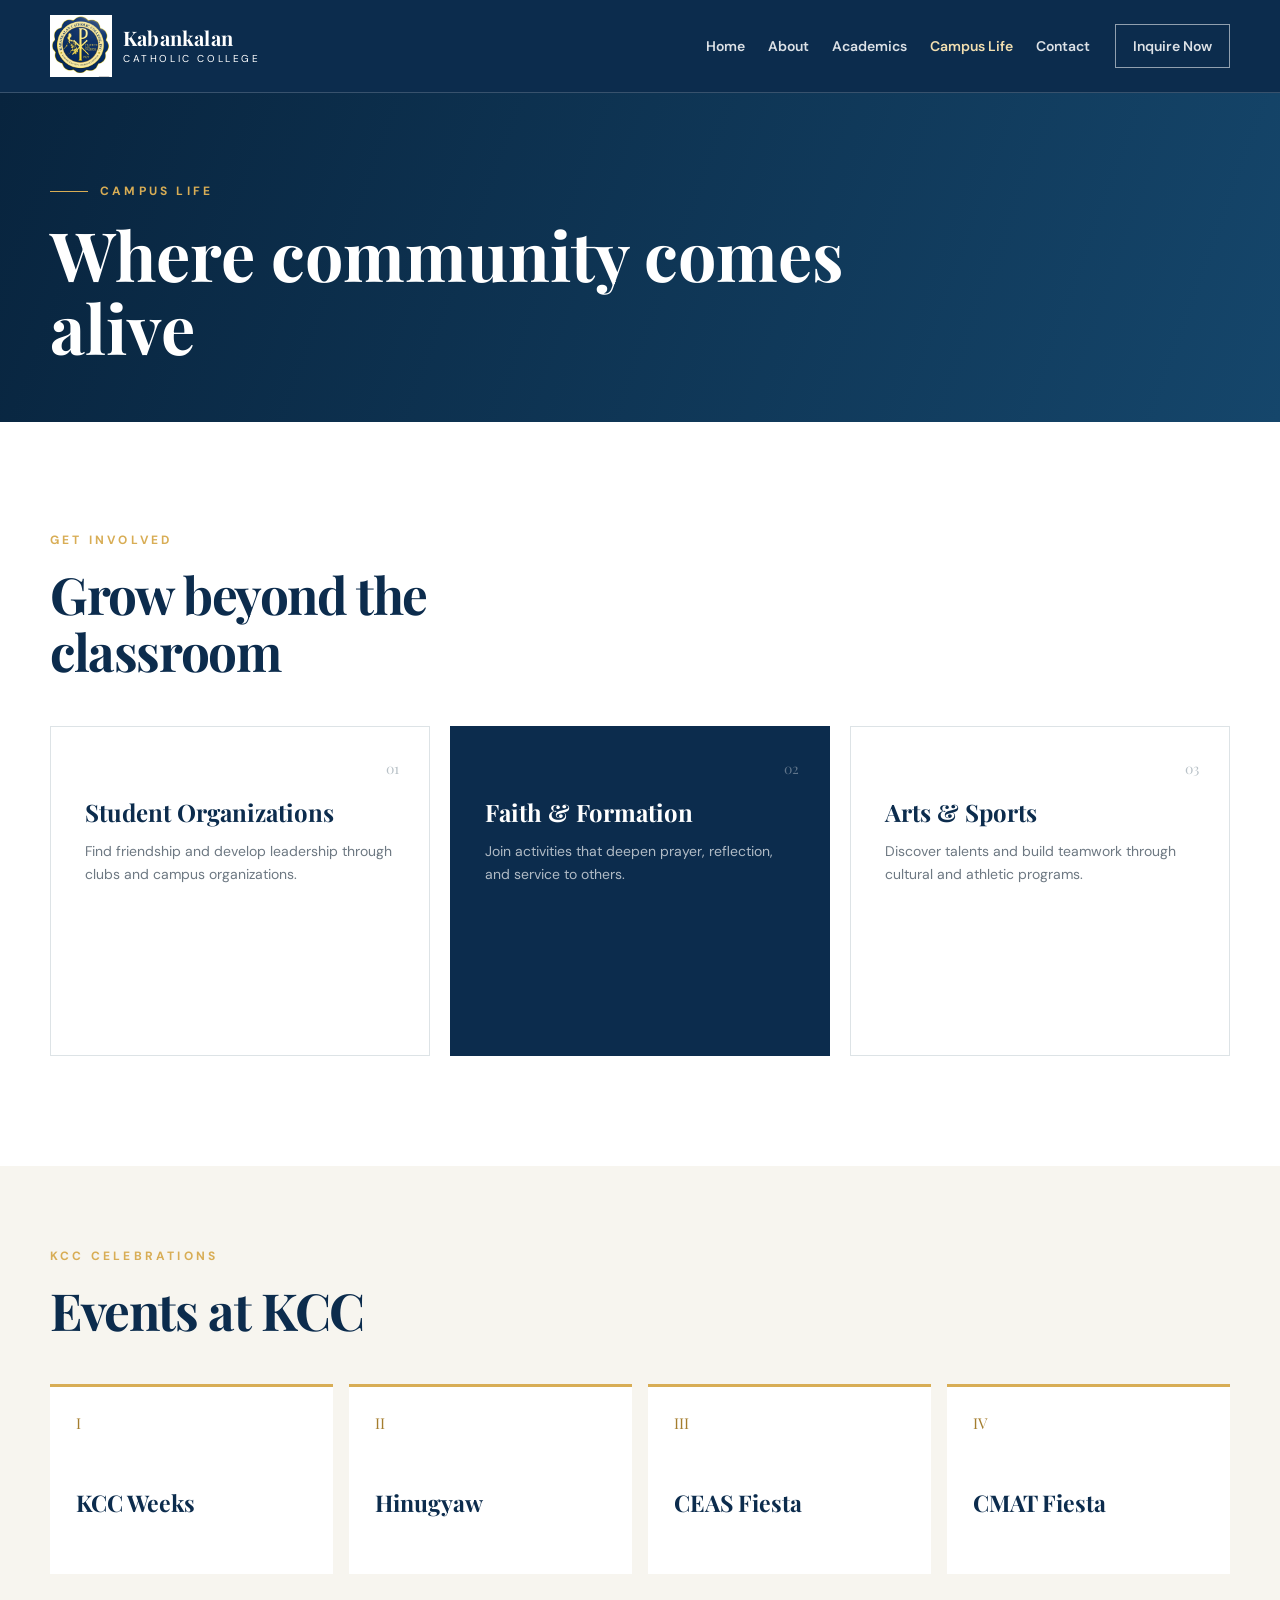
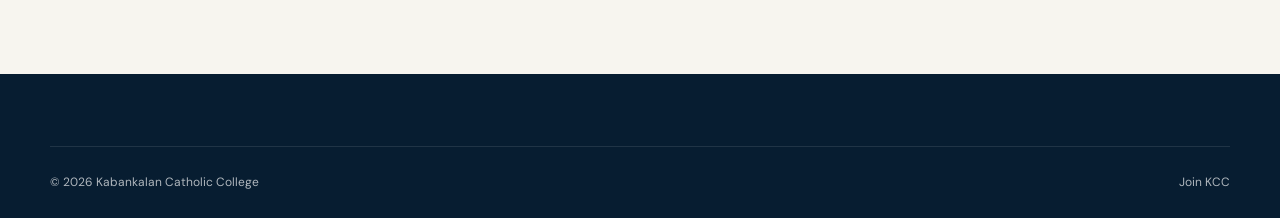
<file: events.html>
<!DOCTYPE html>
<html lang="en">
<head>
  <meta charset="UTF-8"><meta name="viewport" content="width=device-width, initial-scale=1.0">
  <meta name="description" content="Explore campus life and celebrations at Kabankalan Catholic College.">
  <title>Campus Life | Kabankalan Catholic College</title>
  <link href="https://fonts.googleapis.com/css2?family=DM+Sans:wght@400;500;600;700&family=Playfair+Display:wght@600;700&display=swap" rel="stylesheet">
  <link rel="stylesheet" href="assets/css/style.css">
</head>
<body>
  <header class="site-header inner-header"><nav class="nav container"><a class="brand" href="index.html"><span class="brand-mark"><img src="assets/images/kcc-logo.png" alt=""></span><span class="brand-copy"><strong>Kabankalan</strong><span>Catholic College</span></span></a><button class="menu-toggle" aria-expanded="false" aria-controls="nav-links"><span></span><span></span><span></span></button><div class="nav-links" id="nav-links"><a href="index.html">Home</a><a href="about.html">About</a><a href="courses.html">Academics</a><a class="active" href="events.html">Campus Life</a><a href="contact.html">Contact</a><a class="nav-cta" href="contact.html">Inquire Now</a></div></nav></header>
  <main>
    <section class="page-hero"><div class="container"><p class="eyebrow"><span></span> Campus Life</p><h1>Where community comes alive</h1></div></section>
    <section class="section"><div class="container"><div class="section-heading reveal"><div><p class="section-kicker">Get involved</p><h2>Grow beyond the classroom</h2></div></div><div class="program-grid"><article class="program-card reveal"><span>01</span><h3>Student Organizations</h3><p>Find friendship and develop leadership through clubs and campus organizations.</p></article><article class="program-card featured reveal"><span>02</span><h3>Faith & Formation</h3><p>Join activities that deepen prayer, reflection, and service to others.</p></article><article class="program-card reveal"><span>03</span><h3>Arts & Sports</h3><p>Discover talents and build teamwork through cultural and athletic programs.</p></article></div></div></section>
    <section class="event-list-section">
      <div class="container">
        <div class="section-heading reveal">
          <div><p class="section-kicker">KCC celebrations</p><h2>Events at KCC</h2></div>
        </div>
        <div class="event-list-grid">
          <article class="event-list-card reveal"><span>I</span><h3>KCC Weeks</h3></article>
          <article class="event-list-card reveal"><span>II</span><h3>Hinugyaw</h3></article>
          <article class="event-list-card reveal"><span>III</span><h3>CEAS Fiesta</h3></article>
          <article class="event-list-card reveal"><span>IV</span><h3>CMAT Fiesta</h3></article>
        </div>
      </div>
    </section>
  </main>
  <footer class="footer"><div class="container footer-bottom"><span>© <span id="year"></span> Kabankalan Catholic College</span><a href="contact.html">Join KCC</a></div></footer>
  <script src="assets/js/main.js"></script>
</body></html>
</file>
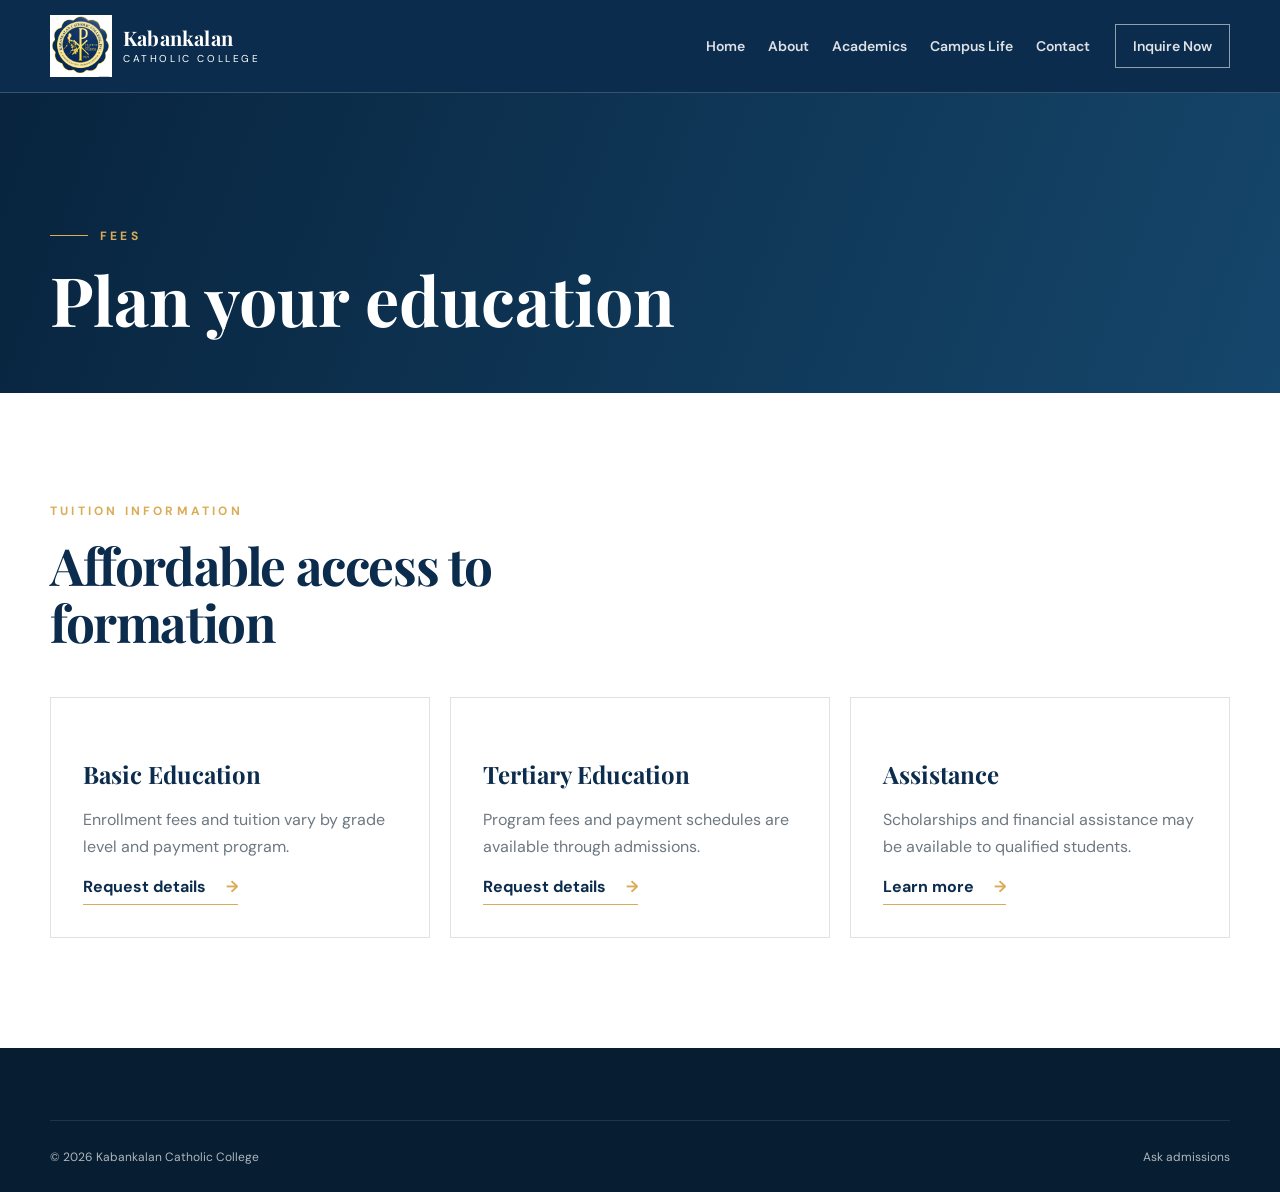
<file: pricing.html>
<!DOCTYPE html>
<html lang="en">
<head>
  <meta charset="UTF-8"><meta name="viewport" content="width=device-width, initial-scale=1.0">
  <title>Tuition & Fees | KCC</title>
  <link href="https://fonts.googleapis.com/css2?family=DM+Sans:wght@400;500;600;700&family=Playfair+Display:wght@600;700&display=swap" rel="stylesheet">
  <link rel="stylesheet" href="assets/css/style.css">
</head>
<body>
  <header class="site-header inner-header"><nav class="nav container"><a class="brand" href="index.html"><span class="brand-mark"><img src="assets/images/kcc-logo.png" alt=""></span><span class="brand-copy"><strong>Kabankalan</strong><span>Catholic College</span></span></a><button class="menu-toggle" aria-expanded="false" aria-controls="nav-links"><span></span><span></span><span></span></button><div class="nav-links" id="nav-links"><a href="index.html">Home</a><a href="about.html">About</a><a href="courses.html">Academics</a><a href="events.html">Campus Life</a><a href="contact.html">Contact</a><a class="nav-cta" href="contact.html">Inquire Now</a></div></nav></header>
  <main>
    <section class="page-hero"><div class="container"><p class="eyebrow"><span></span> Fees</p><h1>Plan your education</h1></div></section>
    <section class="section"><div class="container"><div class="section-heading reveal"><div><p class="section-kicker">Tuition information</p><h2>Affordable access to formation</h2></div></div><div class="fee-grid"><article><h3>Basic Education</h3><p>Enrollment fees and tuition vary by grade level and payment program.</p><a class="text-link" href="contact.html">Request details <span>→</span></a></article><article><h3>Tertiary Education</h3><p>Program fees and payment schedules are available through admissions.</p><a class="text-link" href="contact.html">Request details <span>→</span></a></article><article><h3>Assistance</h3><p>Scholarships and financial assistance may be available to qualified students.</p><a class="text-link" href="contact.html">Learn more <span>→</span></a></article></div></div></section>
  </main>
  <footer class="footer"><div class="container footer-bottom"><span>© <span id="year"></span> Kabankalan Catholic College</span><a href="contact.html">Ask admissions</a></div></footer>
  <script src="assets/js/main.js"></script>
</body></html>
</file>
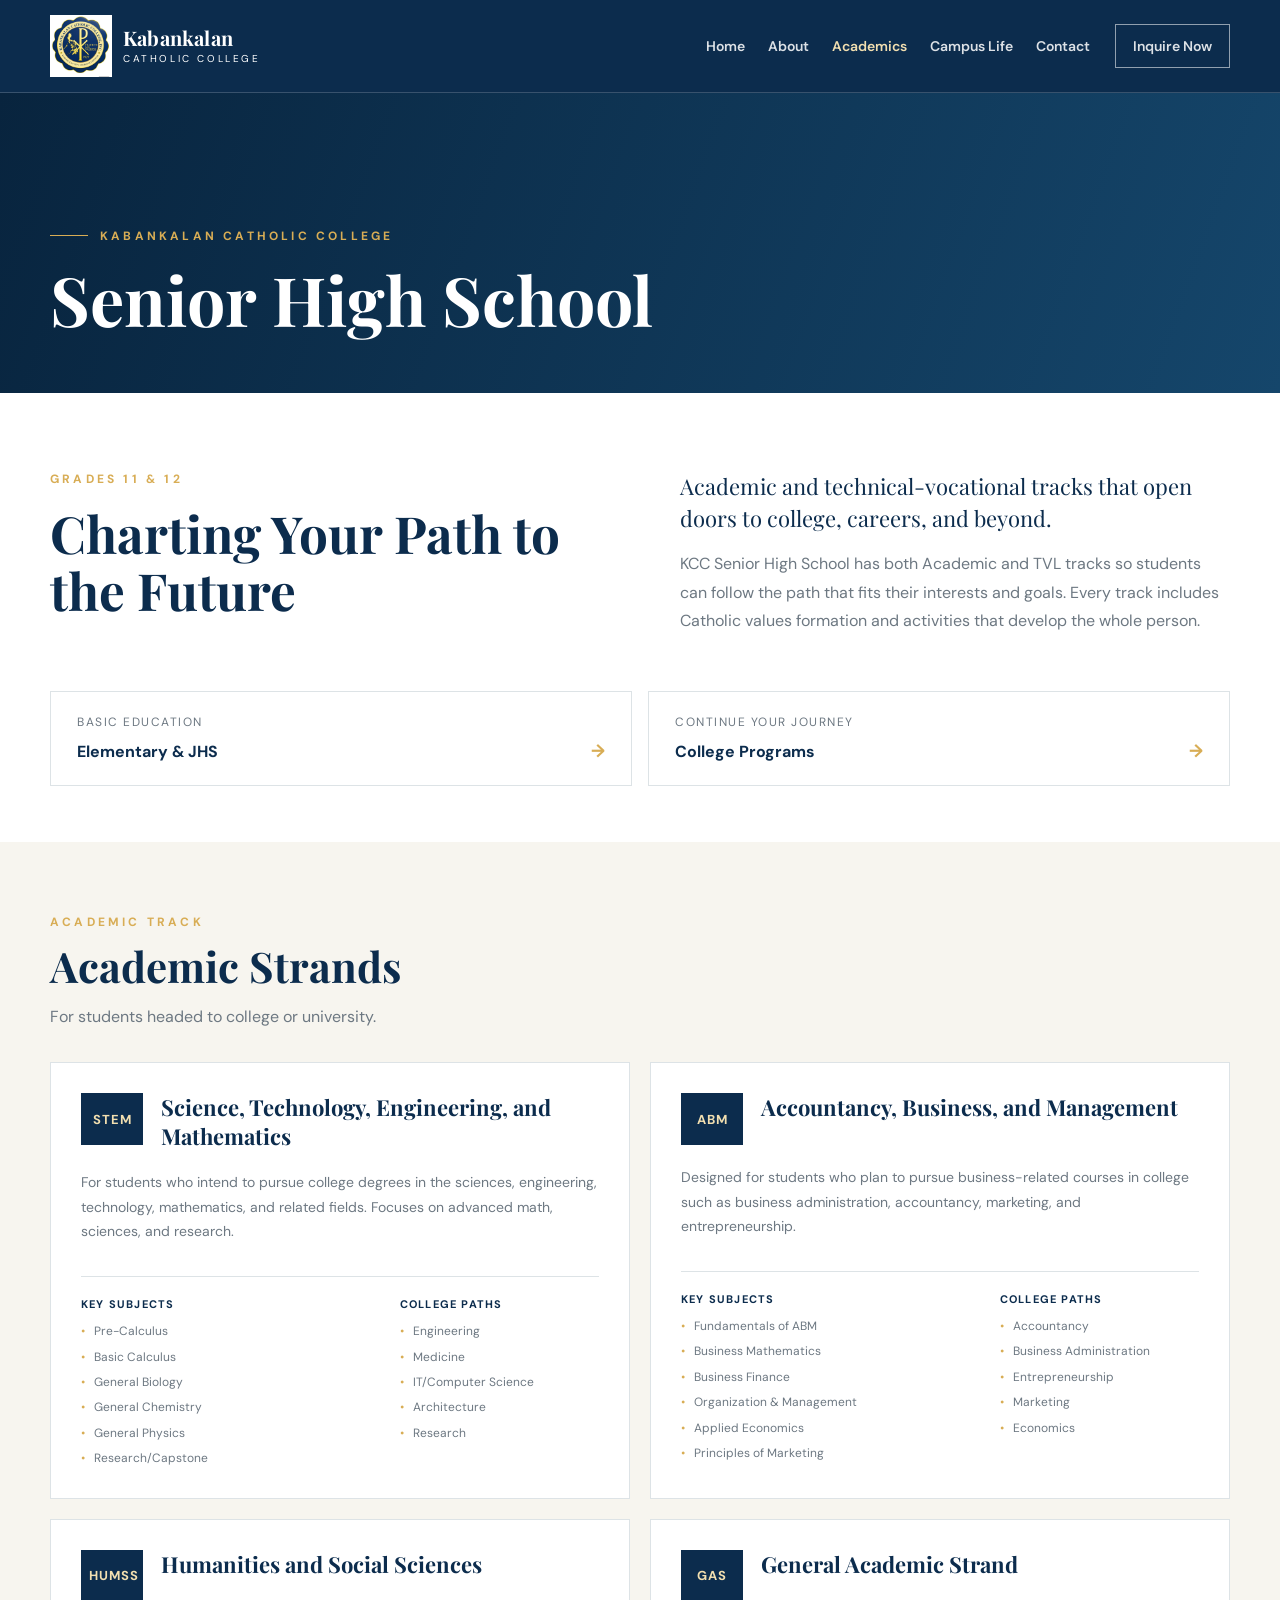
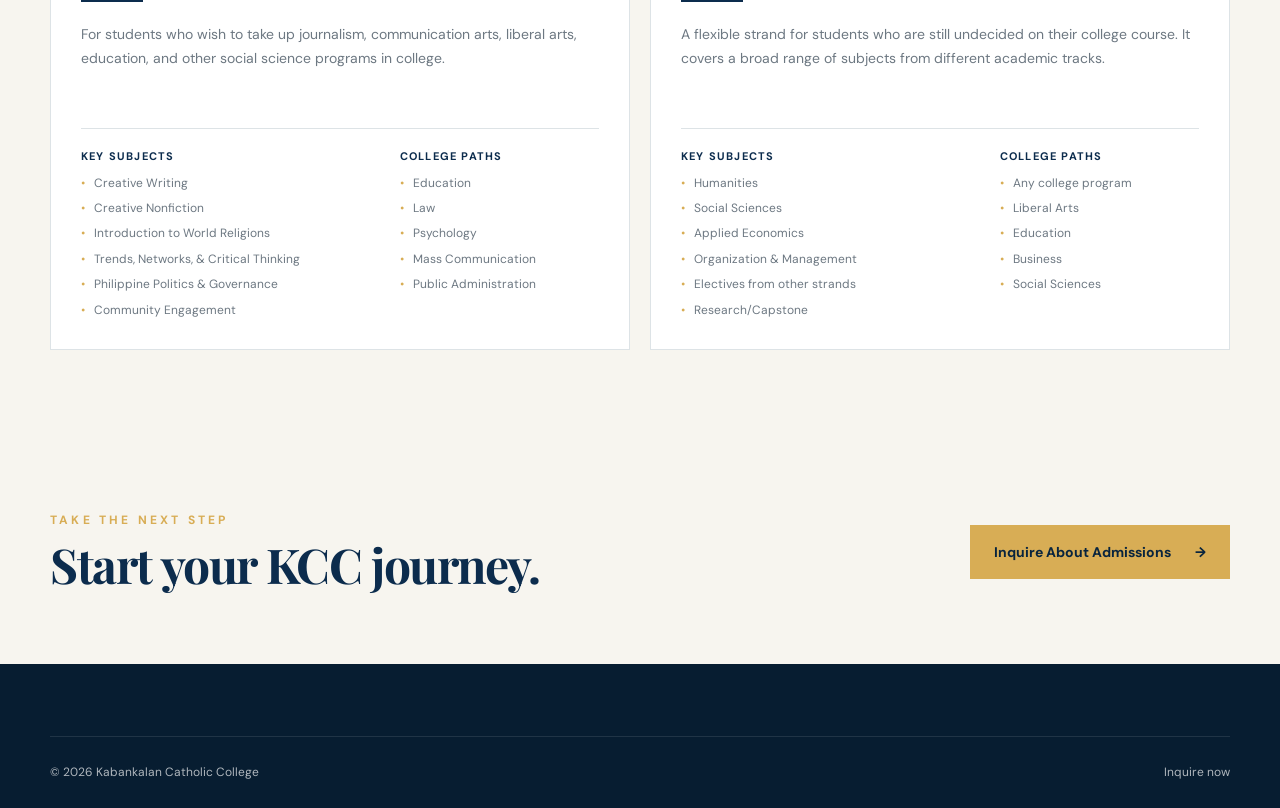
<file: senior-high.html>
<!DOCTYPE html>
<html lang="en">
<head>
  <meta charset="UTF-8">
  <meta name="viewport" content="width=device-width, initial-scale=1.0">
  <meta name="description" content="Explore Senior High School academic strands at Kabankalan Catholic College for Grades 11 and 12.">
  <title>Senior High School | Kabankalan Catholic College</title>
  <link href="https://fonts.googleapis.com/css2?family=DM+Sans:wght@400;500;600;700&family=Playfair+Display:wght@600;700&display=swap" rel="stylesheet">
  <link rel="stylesheet" href="assets/css/style.css">
</head>
<body>
  <header class="site-header inner-header">
    <nav class="nav container" aria-label="Main navigation">
      <a class="brand" href="index.html">
        <span class="brand-mark"><img src="assets/images/kcc-logo.png" alt=""></span>
        <span class="brand-copy"><strong>Kabankalan</strong><span>Catholic College</span></span>
      </a>
      <button class="menu-toggle" type="button" aria-expanded="false" aria-controls="nav-links" aria-label="Open navigation">
        <span></span><span></span><span></span>
      </button>
      <div class="nav-links" id="nav-links">
        <a href="index.html">Home</a><a href="about.html">About</a><a class="active" href="courses.html">Academics</a>
        <a href="events.html">Campus Life</a><a href="contact.html">Contact</a><a class="nav-cta" href="contact.html">Inquire Now</a>
      </div>
    </nav>
  </header>

  <main>
    <section class="page-hero">
      <div class="container">
        <p class="eyebrow"><span></span> Kabankalan Catholic College</p>
        <h1>Senior High School</h1>
      </div>
    </section>

    <section class="shs-intro">
      <div class="container shs-intro-grid">
        <div>
          <p class="section-kicker">Grades 11 &amp; 12</p>
          <h2>Charting Your Path to the Future</h2>
        </div>
        <div>
          <p class="shs-lead">Academic and technical-vocational tracks that open doors to college, careers, and beyond.</p>
          <p>KCC Senior High School has both Academic and TVL tracks so students can follow the path that fits their interests and goals. Every track includes Catholic values formation and activities that develop the whole person.</p>
        </div>
      </div>
      <div class="container pathway-links">
        <a href="basic-education.html">
          <span>Basic Education</span><strong>Elementary &amp; JHS <span aria-hidden="true">→</span></strong>
        </a>
        <a href="courses.html">
          <span>Continue your journey</span><strong>College Programs <span aria-hidden="true">→</span></strong>
        </a>
      </div>
    </section>

    <section class="strands-section">
      <div class="container">
        <div class="college-heading">
          <p class="section-kicker">Academic Track</p>
          <h2>Academic Strands</h2>
          <p class="strands-intro">For students headed to college or university.</p>
        </div>

        <div class="strand-grid">
          <article class="strand-card">
            <div class="strand-heading"><span class="strand-code">STEM</span><h3>Science, Technology, Engineering, and Mathematics</h3></div>
            <p>For students who intend to pursue college degrees in the sciences, engineering, technology, mathematics, and related fields. Focuses on advanced math, sciences, and research.</p>
            <div class="strand-lists">
              <div><h4>Key Subjects</h4><ul><li>Pre-Calculus</li><li>Basic Calculus</li><li>General Biology</li><li>General Chemistry</li><li>General Physics</li><li>Research/Capstone</li></ul></div>
              <div><h4>College Paths</h4><ul><li>Engineering</li><li>Medicine</li><li>IT/Computer Science</li><li>Architecture</li><li>Research</li></ul></div>
            </div>
          </article>

          <article class="strand-card">
            <div class="strand-heading"><span class="strand-code">ABM</span><h3>Accountancy, Business, and Management</h3></div>
            <p>Designed for students who plan to pursue business-related courses in college such as business administration, accountancy, marketing, and entrepreneurship.</p>
            <div class="strand-lists">
              <div><h4>Key Subjects</h4><ul><li>Fundamentals of ABM</li><li>Business Mathematics</li><li>Business Finance</li><li>Organization &amp; Management</li><li>Applied Economics</li><li>Principles of Marketing</li></ul></div>
              <div><h4>College Paths</h4><ul><li>Accountancy</li><li>Business Administration</li><li>Entrepreneurship</li><li>Marketing</li><li>Economics</li></ul></div>
            </div>
          </article>

          <article class="strand-card">
            <div class="strand-heading"><span class="strand-code">HUMSS</span><h3>Humanities and Social Sciences</h3></div>
            <p>For students who wish to take up journalism, communication arts, liberal arts, education, and other social science programs in college.</p>
            <div class="strand-lists">
              <div><h4>Key Subjects</h4><ul><li>Creative Writing</li><li>Creative Nonfiction</li><li>Introduction to World Religions</li><li>Trends, Networks, &amp; Critical Thinking</li><li>Philippine Politics &amp; Governance</li><li>Community Engagement</li></ul></div>
              <div><h4>College Paths</h4><ul><li>Education</li><li>Law</li><li>Psychology</li><li>Mass Communication</li><li>Public Administration</li></ul></div>
            </div>
          </article>

          <article class="strand-card">
            <div class="strand-heading"><span class="strand-code">GAS</span><h3>General Academic Strand</h3></div>
            <p>A flexible strand for students who are still undecided on their college course. It covers a broad range of subjects from different academic tracks.</p>
            <div class="strand-lists">
              <div><h4>Key Subjects</h4><ul><li>Humanities</li><li>Social Sciences</li><li>Applied Economics</li><li>Organization &amp; Management</li><li>Electives from other strands</li><li>Research/Capstone</li></ul></div>
              <div><h4>College Paths</h4><ul><li>Any college program</li><li>Liberal Arts</li><li>Education</li><li>Business</li><li>Social Sciences</li></ul></div>
            </div>
          </article>
        </div>
      </div>
    </section>

    <section class="program-cta">
      <div class="container cta-inner">
        <div><p class="section-kicker">Take the next step</p><h2>Start your KCC journey.</h2></div>
        <a class="button button-primary" href="contact.html">Inquire About Admissions <span>→</span></a>
      </div>
    </section>
  </main>

  <footer class="footer">
    <div class="container footer-bottom"><span>© <span id="year"></span> Kabankalan Catholic College</span><a href="contact.html">Inquire now</a></div>
  </footer>
  <script src="assets/js/main.js"></script>
</body>
</html>
</file>
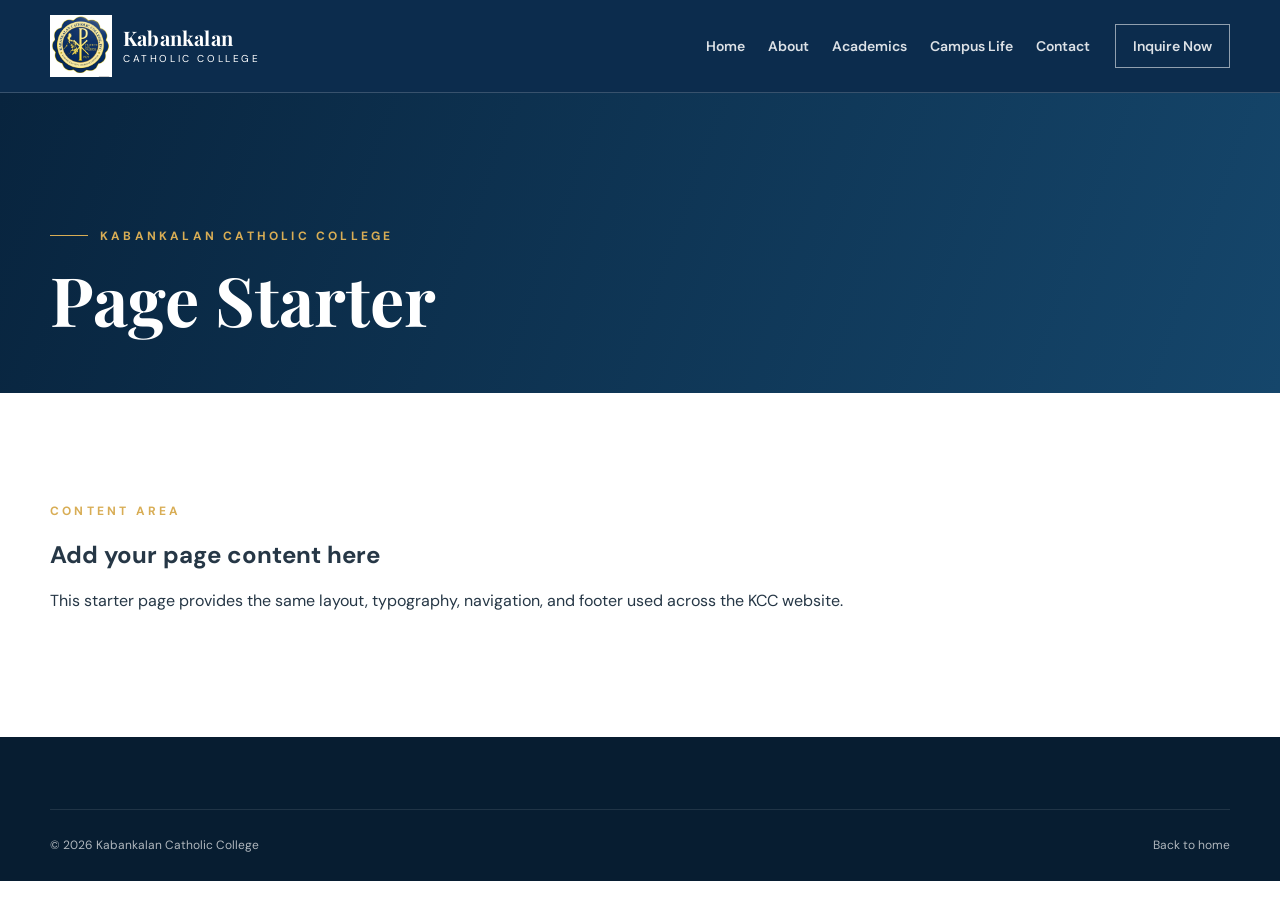
<file: starter-page.html>
<!DOCTYPE html>
<html lang="en">
<head>
  <meta charset="UTF-8"><meta name="viewport" content="width=device-width, initial-scale=1.0">
  <title>KCC Page</title>
  <link href="https://fonts.googleapis.com/css2?family=DM+Sans:wght@400;500;600;700&family=Playfair+Display:wght@600;700&display=swap" rel="stylesheet">
  <link rel="stylesheet" href="assets/css/style.css">
</head>
<body>
  <header class="site-header inner-header"><nav class="nav container"><a class="brand" href="index.html"><span class="brand-mark"><img src="assets/images/kcc-logo.png" alt=""></span><span class="brand-copy"><strong>Kabankalan</strong><span>Catholic College</span></span></a><button class="menu-toggle" aria-expanded="false" aria-controls="nav-links"><span></span><span></span><span></span></button><div class="nav-links" id="nav-links"><a href="index.html">Home</a><a href="about.html">About</a><a href="courses.html">Academics</a><a href="events.html">Campus Life</a><a href="contact.html">Contact</a><a class="nav-cta" href="contact.html">Inquire Now</a></div></nav></header>
  <main>
    <section class="page-hero"><div class="container"><p class="eyebrow"><span></span> Kabankalan Catholic College</p><h1>Page Starter</h1></div></section>
    <section class="section"><div class="container"><p class="section-kicker">Content area</p><h2>Add your page content here</h2><p>This starter page provides the same layout, typography, navigation, and footer used across the KCC website.</p></div></section>
  </main>
  <footer class="footer"><div class="container footer-bottom"><span>© <span id="year"></span> Kabankalan Catholic College</span><a href="index.html">Back to home</a></div></footer>
  <script src="assets/js/main.js"></script>
</body></html>
</file>
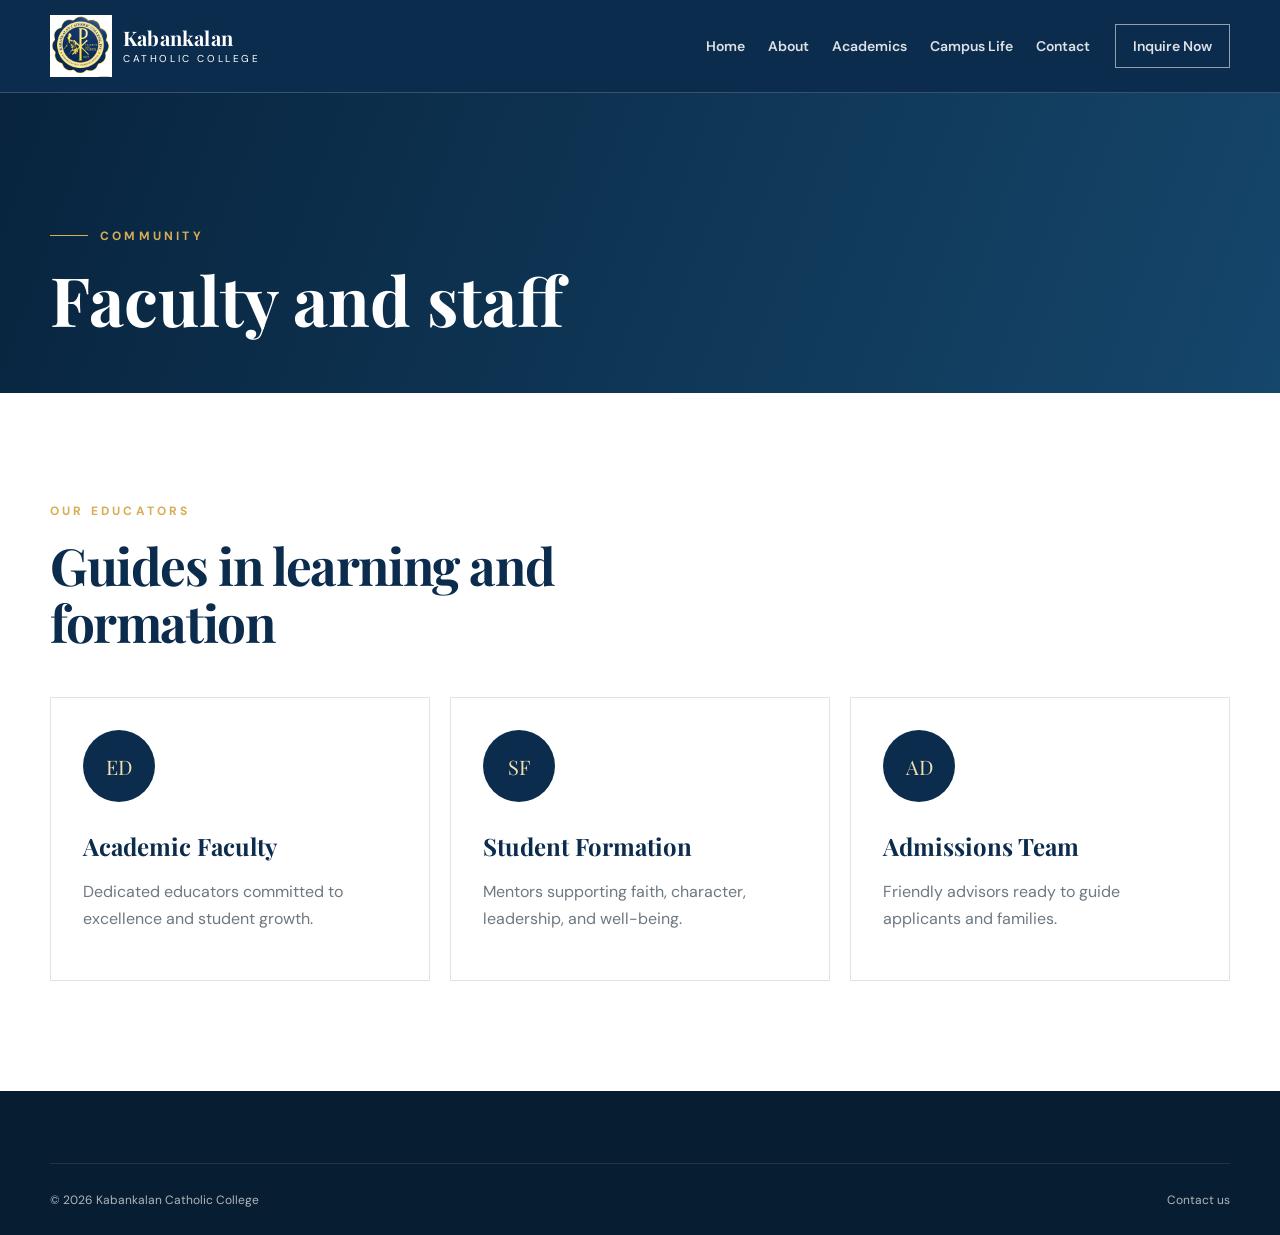
<file: trainers.html>
<!DOCTYPE html>
<html lang="en">
<head>
  <meta charset="UTF-8"><meta name="viewport" content="width=device-width, initial-scale=1.0">
  <title>Faculty & Staff | KCC</title>
  <link href="https://fonts.googleapis.com/css2?family=DM+Sans:wght@400;500;600;700&family=Playfair+Display:wght@600;700&display=swap" rel="stylesheet">
  <link rel="stylesheet" href="assets/css/style.css">
</head>
<body>
  <header class="site-header inner-header"><nav class="nav container"><a class="brand" href="index.html"><span class="brand-mark"><img src="assets/images/kcc-logo.png" alt=""></span><span class="brand-copy"><strong>Kabankalan</strong><span>Catholic College</span></span></a><button class="menu-toggle" aria-expanded="false" aria-controls="nav-links"><span></span><span></span><span></span></button><div class="nav-links" id="nav-links"><a href="index.html">Home</a><a href="about.html">About</a><a href="courses.html">Academics</a><a href="events.html">Campus Life</a><a href="contact.html">Contact</a><a class="nav-cta" href="contact.html">Inquire Now</a></div></nav></header>
  <main>
    <section class="page-hero"><div class="container"><p class="eyebrow"><span></span> Community</p><h1>Faculty and staff</h1></div></section>
    <section class="section"><div class="container"><div class="section-heading reveal"><div><p class="section-kicker">Our educators</p><h2>Guides in learning and formation</h2></div></div><div class="faculty-grid"><article><div class="faculty-avatar">ED</div><h3>Academic Faculty</h3><p>Dedicated educators committed to excellence and student growth.</p></article><article><div class="faculty-avatar">SF</div><h3>Student Formation</h3><p>Mentors supporting faith, character, leadership, and well-being.</p></article><article><div class="faculty-avatar">AD</div><h3>Admissions Team</h3><p>Friendly advisors ready to guide applicants and families.</p></article></div></div></section>
  </main>
  <footer class="footer"><div class="container footer-bottom"><span>© <span id="year"></span> Kabankalan Catholic College</span><a href="contact.html">Contact us</a></div></footer>
  <script src="assets/js/main.js"></script>
</body></html>
</file>
<file: assets/css/style.css>
:root {
  --navy: #0c2c4d;
  --navy-dark: #08243e;
  --gold: #d8ad55;
  --gold-light: #f2dfb0;
  --cream: #f7f5ef;
  --white: #ffffff;
  --text: #263746;
  --muted: #6d7882;
  --line: #dde3e6;
}

* { box-sizing: border-box; }
html { scroll-behavior: smooth; }
body {
  margin: 0;
  font-family: "DM Sans", sans-serif;
  color: var(--text);
  background: var(--white);
  -webkit-font-smoothing: antialiased;
}
a { color: inherit; text-decoration: none; }
img { display: block; width: 100%; }
.container { width: min(1180px, calc(100% - 48px)); margin: 0 auto; }
.section { padding: 110px 0; }

.site-header {
  position: absolute;
  z-index: 20;
  width: 100%;
  border-bottom: 1px solid rgba(255,255,255,.18);
}
.nav { height: 92px; display: flex; align-items: center; justify-content: space-between; }
.brand { display: flex; align-items: center; gap: 11px; color: var(--white); }
.brand-mark { width: 62px; height: 62px; display: grid; place-items: center; flex: 0 0 auto; }
.brand-mark svg, .brand-mark img { width: 100%; height: 100%; object-fit: contain; }
.brand-copy { display: flex; flex-direction: column; line-height: 1; }
.brand-copy strong { font-family: "Playfair Display", serif; font-size: 20px; letter-spacing: .2px; }
.brand-copy span { margin-top: 6px; text-transform: uppercase; font-size: 10px; letter-spacing: 2.6px; }
.nav-links { display: flex; align-items: center; gap: clamp(14px, 1.8vw, 26px); color: rgba(255,255,255,.86); font-size: 14px; font-weight: 600; white-space: nowrap; }
.nav-links a { transition: color .2s; }
.nav-links a:hover, .nav-links a.active { color: var(--gold-light); }
.nav-cta { border: 1px solid rgba(255,255,255,.55); padding: 12px 17px; margin-left: 2px; }
.nav-cta:hover { background: var(--white); color: var(--navy) !important; }
.menu-toggle { display: none; }

.hero { position: relative; min-height: 720px; height: 90vh; max-height: 820px; overflow: hidden; color: var(--white); }
.hero-image {
  position: absolute; inset: 0;
  background: url("https://images.unsplash.com/photo-1523240795612-9a054b0db644?auto=format&fit=crop&w=1800&q=88") center 42%/cover no-repeat;
  transform: scale(1.02);
}
.hero-overlay { position: absolute; inset: 0; background: linear-gradient(90deg, rgba(5,31,53,.93) 0%, rgba(7,39,67,.72) 44%, rgba(7,39,67,.18) 78%); }
.hero-content { position: relative; z-index: 2; height: 100%; display: flex; flex-direction: column; justify-content: center; padding-top: 58px; }
.eyebrow, .section-kicker { margin: 0 0 18px; color: var(--gold); text-transform: uppercase; letter-spacing: 3.2px; font-size: 12px; font-weight: 700; }
.eyebrow { display: flex; align-items: center; gap: 12px; }
.eyebrow span { width: 38px; height: 1px; background: var(--gold); }
.hero h1 { margin: 0; max-width: 760px; font-family: "Playfair Display", serif; font-size: clamp(54px, 6vw, 82px); line-height: 1.02; letter-spacing: -2.5px; }
.hero h1 em { color: var(--gold-light); font-weight: 600; }
.hero-lead { max-width: 590px; margin: 24px 0 34px; color: rgba(255,255,255,.82); font-size: 18px; line-height: 1.65; }
.hero-actions { display: flex; gap: 14px; }
.button { min-height: 54px; display: inline-flex; align-items: center; justify-content: center; gap: 24px; padding: 0 24px; font-size: 14px; font-weight: 700; transition: .25s ease; }
.button-primary { background: var(--gold); color: var(--navy-dark); }
.button-primary:hover { background: #e6bc67; transform: translateY(-2px); }
.button-ghost { border: 1px solid rgba(255,255,255,.42); color: var(--white); gap: 11px; }
.button-ghost:hover { background: rgba(255,255,255,.1); }
.play-icon { width: 29px; height: 29px; display: grid; place-items: center; border: 1px solid rgba(255,255,255,.7); border-radius: 50%; font-size: 8px; padding-left: 2px; }
.hero-scroll { position: absolute; z-index: 3; right: 38px; bottom: 36px; display: flex; align-items: center; gap: 14px; transform: rotate(90deg) translateX(-100%); transform-origin: right bottom; text-transform: uppercase; font-size: 9px; letter-spacing: 3px; }
.scroll-line { width: 55px; height: 1px; background: rgba(255,255,255,.55); }

.welcome-grid { display: grid; grid-template-columns: .9fr 1.1fr; gap: 95px; align-items: center; }
.welcome-copy h2, .section-heading h2, .campus-copy h2, .cta-inner h2 { margin: 0; font-family: "Playfair Display", serif; color: var(--navy); font-size: clamp(38px, 4vw, 54px); line-height: 1.12; letter-spacing: -1.4px; }
.welcome-copy > p:not(.section-kicker) { margin: 25px 0 22px; color: var(--muted); line-height: 1.85; font-size: 16px; }
.text-link { display: inline-flex; align-items: center; gap: 20px; color: var(--navy); font-weight: 700; border-bottom: 1px solid var(--gold); padding-bottom: 7px; }
.text-link span { color: var(--gold); }
.welcome-visual { position: relative; min-height: 430px; }
.image-card-main { width: 88%; height: 430px; margin-left: auto; overflow: hidden; }
.image-card-main img { height: 100%; object-fit: cover; }
.faith-card { position: absolute; left: 0; bottom: -30px; width: 220px; min-height: 150px; background: var(--navy); color: var(--white); padding: 27px 28px; display: flex; flex-direction: column; }
.faith-card strong { margin-top: 12px; font-family: "Playfair Display", serif; font-size: 17px; }
.faith-card small { margin-top: 8px; color: rgba(255,255,255,.65); line-height: 1.5; }
.faith-icon { color: var(--gold); font-size: 20px; }

.stats { background: var(--navy); color: var(--white); }
.stats-grid { display: grid; grid-template-columns: repeat(4, 1fr); }
.stats-grid div { min-height: 145px; display: flex; flex-direction: column; justify-content: center; align-items: center; border-right: 1px solid rgba(255,255,255,.12); }
.stats-grid div:last-child { border-right: 0; }
.stats-grid strong { color: var(--gold-light); font-family: "Playfair Display", serif; font-size: 38px; }
.stats-grid span { margin-top: 7px; color: rgba(255,255,255,.68); font-size: 12px; text-transform: uppercase; letter-spacing: 1.8px; }

.pillars { background: var(--cream); }
.pillars-heading { max-width: 650px; margin-bottom: 42px; }
.pillars-heading h2 { margin: 0; color: var(--navy); font-family: "Playfair Display", serif; font-size: clamp(40px, 4vw, 54px); line-height: 1.12; letter-spacing: -1.4px; }
.pillars-grid { display: grid; grid-template-columns: repeat(4, 1fr); gap: 18px; }
.pillar-card { min-height: 270px; padding: 28px 24px; background: var(--white); border-top: 3px solid var(--gold); }
.pillar-number { color: var(--gold); font-family: "Playfair Display", serif; font-size: 18px; }
.pillar-card h3 { margin: 34px 0 12px; color: var(--navy); font-family: "Playfair Display", serif; font-size: 22px; line-height: 1.2; }
.pillar-card p { margin: 0; color: var(--muted); font-size: 14px; line-height: 1.75; }

.academics { background: var(--cream); }
.section-heading { display: flex; align-items: flex-end; justify-content: space-between; margin-bottom: 45px; }
.section-heading h2 { max-width: 600px; }
.program-grid { display: grid; grid-template-columns: repeat(3, 1fr); gap: 20px; }
.program-card { position: relative; min-height: 330px; padding: 38px 34px 32px; background: var(--white); border: 1px solid var(--line); transition: .25s ease; }
.program-card:hover { transform: translateY(-7px); box-shadow: 0 20px 45px rgba(12,44,77,.09); }
.program-card.featured { background: var(--navy); border-color: var(--navy); color: var(--white); }
.program-icon { width: 48px; height: 48px; color: var(--gold); }
.program-icon svg { width: 100%; fill: none; stroke: currentColor; stroke-width: 1.6; stroke-linecap: round; stroke-linejoin: round; }
.program-card > span { position: absolute; right: 30px; top: 32px; color: #b8c1c7; font-family: "Playfair Display", serif; font-size: 14px; }
.program-card.featured > span { color: rgba(255,255,255,.35); }
.program-card h3 { margin: 31px 0 12px; font-family: "Playfair Display", serif; color: var(--navy); font-size: 24px; }
.program-card.featured h3 { color: var(--white); }
.program-card p { min-height: 68px; margin: 0 0 20px; color: var(--muted); line-height: 1.65; font-size: 14px; }
.program-card.featured p { color: rgba(255,255,255,.68); }
.program-card a { color: var(--navy); font-size: 13px; font-weight: 700; }
.program-card.featured a { color: var(--gold-light); }

.event-list-section { padding: 82px 0 100px; background: var(--cream); }
.event-list-grid { display: grid; grid-template-columns: repeat(4, minmax(0, 1fr)); gap: 16px; }
.event-list-card { min-height: 190px; padding: 26px; background: var(--white); border-top: 3px solid var(--gold); }
.event-list-card > span { color: #a47d2e; font-family: "Playfair Display", serif; font-size: 15px; }
.event-list-card h3 { margin: 55px 0 0; color: var(--navy); font-family: "Playfair Display", serif; font-size: 23px; line-height: 1.25; }

.program-intro { padding: 82px 0 56px; }
.program-intro-inner { display: grid; grid-template-columns: 1.1fr .9fr; gap: 80px; align-items: end; }
.program-intro h2 { margin: 0; color: var(--navy); font-family: "Playfair Display", serif; font-size: clamp(38px, 4vw, 52px); line-height: 1.12; }
.program-intro-inner > p { max-width: 470px; margin: 0 0 5px; color: var(--muted); line-height: 1.8; font-size: 17px; }
.pathway-links { display: grid; grid-template-columns: repeat(2, 1fr); gap: 16px; margin-top: 40px; }
.pathway-links a { display: flex; flex-direction: column; gap: 9px; padding: 22px 26px; border: 1px solid var(--line); transition: border-color .2s, transform .2s; }
.pathway-links a:hover { border-color: var(--gold); transform: translateY(-2px); }
.pathway-links a > span { color: var(--muted); font-size: 12px; text-transform: uppercase; letter-spacing: 1.5px; }
.pathway-links strong { display: flex; align-items: center; justify-content: space-between; color: var(--navy); font-size: 16px; }
.pathway-links strong span { color: var(--gold); font-size: 18px; }
.college-section { padding: 76px 0; }
.college-section-alt { background: var(--cream); }
.college-heading { max-width: 780px; margin-bottom: 32px; }
.college-heading .section-kicker { margin-bottom: 12px; }
.college-heading h2 { margin: 0; color: var(--navy); font-family: "Playfair Display", serif; font-size: clamp(30px, 3.4vw, 42px); line-height: 1.16; }
.degree-grid { display: grid; grid-template-columns: repeat(2, minmax(0, 1fr)); gap: 18px; }
.degree-grid-single { grid-template-columns: minmax(0, 1fr); max-width: 580px; }
.degree-card { padding: 30px; background: var(--white); border: 1px solid var(--line); }
.degree-abbr { margin: 0 0 12px; color: #a47d2e; font-size: 12px; font-weight: 700; letter-spacing: 1.8px; text-transform: uppercase; }
.degree-card h3 { margin: 0 0 14px; color: var(--navy); font-family: "Playfair Display", serif; font-size: 23px; line-height: 1.25; }
.degree-card > p:not(.degree-abbr) { margin: 0; color: var(--muted); font-size: 14px; line-height: 1.75; }
.degree-card h4 { margin: 22px 0 10px; color: var(--navy); font-size: 12px; letter-spacing: 1.2px; text-transform: uppercase; }
.tag-list, .career-list { margin: 0; padding: 0; list-style: none; }
.tag-list { display: flex; flex-wrap: wrap; gap: 8px; }
.tag-list li { padding: 7px 10px; background: var(--cream); color: var(--text); font-size: 12px; }
.career-list { display: grid; grid-template-columns: repeat(2, minmax(0, 1fr)); gap: 9px 16px; }
.career-list li { position: relative; padding-left: 14px; color: var(--muted); font-size: 13px; line-height: 1.5; }
.career-list li::before { position: absolute; left: 0; color: var(--gold); content: "•"; }
.program-cta { padding: 72px 0; background: var(--cream); }

.basic-intro { padding: 78px 0 56px; }
.basic-intro-inner { display: grid; grid-template-columns: 1fr 1fr; gap: 80px; align-items: end; }
.basic-intro h2 { max-width: 580px; margin: 0; color: var(--navy); font-family: "Playfair Display", serif; font-size: clamp(38px, 4vw, 52px); line-height: 1.12; }
.basic-intro-inner > p { max-width: 480px; margin: 0 0 4px; color: var(--muted); font-size: 17px; line-height: 1.8; }
.department-section { padding: 76px 0 86px; }
.department-section-alt { background: var(--cream); }
.department-heading { display: flex; align-items: flex-end; justify-content: space-between; gap: 20px; margin-bottom: 26px; }
.department-heading .section-kicker { margin-bottom: 10px; }
.department-heading h2 { margin: 0; color: var(--navy); font-family: "Playfair Display", serif; font-size: clamp(34px, 4vw, 46px); line-height: 1.15; }
.grade-badge { flex: 0 0 auto; padding: 11px 16px; border: 1px solid var(--gold); color: var(--navy); font-size: 12px; font-weight: 700; letter-spacing: 1px; }
.department-intro { max-width: 900px; margin-bottom: 34px; }
.department-intro p { margin: 0 0 14px; color: var(--muted); line-height: 1.8; }
.elementary-details { display: grid; grid-template-columns: .75fr 1.25fr; gap: 20px; align-items: start; }
.why-card { padding: 30px; background: var(--navy); color: var(--white); }
.why-card h3 { margin: 0 0 20px; font-family: "Playfair Display", serif; font-size: 23px; }
.check-list { display: grid; gap: 13px; margin: 0; padding: 0; list-style: none; }
.check-list li { position: relative; padding-left: 22px; color: rgba(255,255,255,.82); font-size: 13px; line-height: 1.5; }
.check-list li::before { position: absolute; left: 0; color: var(--gold-light); content: "✓"; }
.feature-grid, .jhs-feature-grid { display: grid; grid-template-columns: repeat(2, minmax(0, 1fr)); gap: 14px; }
.education-feature { padding: 23px; background: var(--white); border: 1px solid var(--line); }
.education-feature h3 { margin: 0 0 10px; color: var(--navy); font-family: "Playfair Display", serif; font-size: 18px; line-height: 1.3; }
.education-feature p { margin: 0; color: var(--muted); font-size: 13px; line-height: 1.7; }
.subsection-title { margin: 40px 0 16px; color: var(--navy); font-family: "Playfair Display", serif; font-size: 24px; }
.learning-area-list { display: flex; flex-wrap: wrap; gap: 9px; margin: 0 0 34px; padding: 0; list-style: none; }
.learning-area-list li { padding: 9px 13px; background: var(--white); border: 1px solid var(--line); color: var(--text); font-size: 12px; }

.shs-intro { padding: 78px 0 56px; }
.shs-intro-grid { display: grid; grid-template-columns: 1fr 1fr; gap: 80px; align-items: start; }
.shs-intro h2 { max-width: 520px; margin: 0; color: var(--navy); font-family: "Playfair Display", serif; font-size: clamp(38px, 4vw, 52px); line-height: 1.12; }
.shs-intro-grid > div:last-child > p { margin: 0 0 15px; color: var(--muted); line-height: 1.8; }
.shs-intro-grid > div:last-child > .shs-lead { color: var(--navy); font-family: "Playfair Display", serif; font-size: 22px; line-height: 1.45; }
.strands-section { padding: 72px 0 90px; background: var(--cream); }
.strands-intro { margin: 12px 0 0; color: var(--muted); line-height: 1.7; }
.strand-grid { display: grid; grid-template-columns: repeat(2, minmax(0, 1fr)); gap: 20px; }
.strand-card { padding: 30px; background: var(--white); border: 1px solid var(--line); }
.strand-heading { display: grid; grid-template-columns: 62px 1fr; gap: 18px; align-items: start; }
.strand-code { display: grid; min-height: 52px; place-items: center; padding: 8px; background: var(--navy); color: var(--gold-light); font-weight: 700; font-size: 13px; letter-spacing: 1px; }
.strand-heading h3 { margin: 0; color: var(--navy); font-family: "Playfair Display", serif; font-size: 22px; line-height: 1.3; }
.strand-card > p { min-height: 86px; margin: 20px 0; color: var(--muted); font-size: 14px; line-height: 1.75; }
.strand-lists { display: grid; grid-template-columns: 1.2fr .8fr; gap: 20px; padding-top: 20px; border-top: 1px solid var(--line); }
.strand-lists h4 { margin: 0 0 12px; color: var(--navy); font-size: 11px; letter-spacing: 1.2px; text-transform: uppercase; }
.strand-lists ul { display: grid; gap: 8px; margin: 0; padding: 0; list-style: none; }
.strand-lists li { position: relative; padding-left: 13px; color: var(--muted); font-size: 12px; line-height: 1.45; }
.strand-lists li::before { position: absolute; left: 0; color: var(--gold); content: "•"; }

.campus { display: grid; grid-template-columns: 1.15fr .85fr; min-height: 520px; background: var(--navy); }
.campus-image { min-height: 520px; overflow: hidden; }
.campus-image img { height: 100%; object-fit: cover; }
.campus-copy { display: flex; flex-direction: column; justify-content: center; align-items: flex-start; padding: 70px 9%; color: var(--white); }
.section-kicker.light { color: var(--gold); }
.campus-copy h2 { color: var(--white); }
.campus-copy p:not(.section-kicker) { max-width: 480px; margin: 22px 0 31px; color: rgba(255,255,255,.68); line-height: 1.8; }
.button-light { border: 1px solid rgba(255,255,255,.5); color: var(--white); }
.button-light:hover { background: var(--white); color: var(--navy); }

.cta-section { padding: 72px 0; background: var(--white); }
.cta-inner { display: flex; align-items: center; justify-content: space-between; }
.cta-inner h2 { font-size: 48px; }
.cta-inner .section-kicker { margin-bottom: 10px; }

.footer { background: #071d31; color: rgba(255,255,255,.68); padding-top: 72px; }
.footer-grid { display: grid; grid-template-columns: 2fr 1fr 1fr 1.35fr; gap: 50px; padding-bottom: 55px; }
.brand-light { margin-bottom: 20px; }
.footer-brand p { max-width: 280px; line-height: 1.7; font-size: 14px; }
.footer-grid h3 { margin: 8px 0 22px; color: var(--white); font-size: 12px; text-transform: uppercase; letter-spacing: 2px; }
.footer-grid div:not(.footer-brand) { display: flex; flex-direction: column; }
.footer-grid div:not(.footer-brand) a { margin-bottom: 12px; font-size: 14px; }
.footer-grid div:not(.footer-brand) p { margin: 0 0 12px; line-height: 1.8; font-size: 14px; }
.footer-grid a:hover { color: var(--gold-light); }
.footer-bottom { height: 72px; border-top: 1px solid rgba(255,255,255,.1); display: flex; align-items: center; justify-content: space-between; font-size: 12px; }
.footer-bottom div { display: flex; gap: 25px; }

.reveal { opacity: 0; transform: translateY(18px); transition: opacity .7s ease, transform .7s ease; }
.reveal.visible { opacity: 1; transform: translateY(0); }

.inner-header { position: relative; background: var(--navy); }
.page-hero { min-height: 300px; display: flex; align-items: flex-end; padding: 90px 0 58px; background: linear-gradient(110deg, var(--navy-dark), #15466b); color: var(--white); }
.page-hero h1 { max-width: 800px; margin: 0; font-family: "Playfair Display", serif; font-size: clamp(44px, 6vw, 68px); line-height: 1.08; }
.values-section { padding: 95px 0; background: var(--cream); }
.values-grid, .fee-grid, .faculty-grid { display: grid; grid-template-columns: repeat(3, 1fr); gap: 20px; }
.values-grid article, .fee-grid article, .faculty-grid article { min-height: 220px; padding: 32px; background: var(--white); border: 1px solid var(--line); }
.values-grid article span { color: var(--gold); font-family: "Playfair Display", serif; }
.values-grid h3, .fee-grid h3, .faculty-grid h3 { margin: 28px 0 10px; color: var(--navy); font-family: "Playfair Display", serif; font-size: 24px; }
.values-grid p, .fee-grid p, .faculty-grid p { color: var(--muted); line-height: 1.7; }
.detail-grid { display: grid; grid-template-columns: 1.4fr .6fr; gap: 70px; align-items: start; }
.detail-grid h2, .contact-grid h2 { margin: 0 0 20px; color: var(--navy); font-family: "Playfair Display", serif; font-size: 48px; }
.detail-grid > div > p:not(.section-kicker), .contact-grid > div > p { color: var(--muted); line-height: 1.8; }
.detail-list { margin: 28px 0 0; padding: 0; list-style: none; display: grid; grid-template-columns: repeat(2, 1fr); gap: 14px; }
.detail-list li { padding: 14px 16px; background: var(--cream); border-left: 3px solid var(--gold); }
.admission-card { padding: 38px; background: var(--navy); color: var(--white); }
.admission-card h3 { margin: 0 0 12px; font-family: "Playfair Display", serif; font-size: 28px; }
.admission-card p:not(.section-kicker) { color: rgba(255,255,255,.68); line-height: 1.7; }
.admission-card .button { margin-top: 12px; }
.contact-grid { display: grid; grid-template-columns: .85fr 1.15fr; gap: 80px; }
.contact-details { display: grid; gap: 16px; margin-top: 32px; }
.contact-details div { display: flex; flex-direction: column; border-left: 2px solid var(--gold); padding-left: 16px; }
.contact-details small { color: var(--muted); margin-bottom: 5px; }
.contact-details strong { color: var(--navy); }
.contact-form { display: grid; gap: 16px; padding: 38px; background: var(--cream); }
.contact-form label { display: grid; gap: 8px; color: var(--navy); font-size: 13px; font-weight: 700; }
.contact-form input, .contact-form select, .contact-form textarea { width: 100%; border: 1px solid var(--line); background: var(--white); padding: 14px 15px; font: inherit; color: var(--text); outline: none; }
.contact-form input:focus, .contact-form select:focus, .contact-form textarea:focus { border-color: var(--gold); }
.contact-form .button { border: 0; cursor: pointer; }
.contact-welcome { padding: 38px 0 0; }
.contact-welcome p { margin: 0; color: var(--muted); font-size: 17px; line-height: 1.7; }
.contact-page-section { padding: 48px 0 100px; }
.contact-page-grid { display: grid; grid-template-columns: .9fr 1.1fr; gap: 80px; align-items: start; }
.contact-information h2, .contact-message h2 { margin: 0; color: var(--navy); font-family: "Playfair Display", serif; font-size: clamp(36px, 4vw, 48px); line-height: 1.12; }
.contact-description { margin: 16px 0 0; color: var(--muted); line-height: 1.75; }
.contact-info-list { display: grid; gap: 0; margin-top: 30px; border-top: 1px solid var(--line); }
.contact-info-item { display: grid; grid-template-columns: 35px 1fr; gap: 14px; padding: 20px 0; border-bottom: 1px solid var(--line); }
.contact-index { color: #a47d2e; font-family: "Playfair Display", serif; font-size: 14px; }
.contact-info-item h3 { margin: 0 0 6px; color: var(--navy); font-size: 13px; text-transform: uppercase; letter-spacing: 1.2px; }
.contact-info-item p, .contact-info-item address, .contact-info-item a:not(.contact-detail-link) { margin: 0; color: var(--muted); font-size: 14px; font-style: normal; line-height: 1.65; }
.contact-info-item a:hover, .contact-detail-link:hover { color: var(--navy); }
.contact-info-item .contact-detail-link { display: inline-block; margin-top: 5px; color: #98722b; font-size: 12px; font-weight: 700; }
.facebook-link { display: flex; flex-direction: column; gap: 7px; margin-top: 24px; padding: 20px 22px; background: var(--navy); color: var(--white); font-size: 13px; }
.facebook-link strong { color: var(--gold-light); }
.contact-message { padding: 34px; background: var(--cream); }
.contact-message .contact-form { padding: 22px 0 0; background: transparent; }
.form-note { margin: -4px 0 0; color: var(--muted); font-size: 12px; line-height: 1.5; }
.contact-footer { padding-top: 58px; }
.contact-footer-grid { display: grid; grid-template-columns: 1.2fr .7fr 1.1fr; gap: 55px; padding-bottom: 50px; }
.contact-footer-grid > div { display: flex; flex-direction: column; align-items: flex-start; }
.contact-footer-grid h3 { margin: 8px 0 19px; color: var(--white); font-size: 12px; text-transform: uppercase; letter-spacing: 1.6px; }
.contact-footer-grid > div > a:not(.brand) { margin-bottom: 11px; font-size: 13px; }
.contact-footer-grid > div > p, .contact-footer-grid address { margin: 0 0 13px; color: rgba(255,255,255,.65); font-size: 13px; font-style: normal; line-height: 1.7; }
.contact-footer-about .brand { margin-bottom: 12px; }
.contact-footer-about h3 { margin: 0 0 10px; text-transform: none; letter-spacing: 0; font-family: "Playfair Display", serif; font-size: 17px; }
.contact-mission blockquote { margin: 0 0 20px; padding-left: 17px; border-left: 2px solid var(--gold); color: rgba(255,255,255,.72); font-family: "Playfair Display", serif; font-size: 16px; line-height: 1.8; }
.contact-mission > a { line-height: 1.7; }
.contact-mission > a strong { color: var(--gold-light); }
.contact-copyright { min-height: 72px; display: flex; align-items: center; justify-content: space-between; gap: 16px; border-top: 1px solid rgba(255,255,255,.1); color: rgba(255,255,255,.62); font-size: 11px; }
.faculty-avatar { width: 72px; height: 72px; display: grid; place-items: center; border-radius: 50%; background: var(--navy); color: var(--gold-light); font-family: "Playfair Display", serif; font-size: 20px; animation: profile-avatar-load .7s cubic-bezier(.2,.8,.2,1) both; }
.faculty-grid article:nth-child(2) .faculty-avatar { animation-delay: .12s; }
.faculty-grid article:nth-child(3) .faculty-avatar { animation-delay: .24s; }
@keyframes profile-avatar-load {
  from { opacity: 0; transform: scale(.78) translateY(12px); }
  to { opacity: 1; transform: scale(1) translateY(0); }
}
@media (prefers-reduced-motion: reduce) {
  .faculty-avatar { animation: none; }
}

@media (max-width: 980px) {
  .menu-toggle { width: 44px; height: 44px; display: flex; flex-direction: column; align-items: center; justify-content: center; gap: 5px; border: 1px solid rgba(255,255,255,.35); background: transparent; cursor: pointer; }
  .menu-toggle span { width: 20px; height: 2px; background: var(--white); transition: .25s; }
  .nav-links { position: absolute; top: 92px; left: 24px; right: 24px; display: none; flex-direction: column; align-items: stretch; gap: 0; padding: 12px 20px 20px; background: var(--navy-dark); box-shadow: 0 16px 40px rgba(0,0,0,.2); white-space: normal; }
  .nav-links.open { display: flex; }
  .nav-links a:not(.nav-cta) { display: block; padding: 13px 0; border-bottom: 1px solid rgba(255,255,255,.08); }
  .nav-cta { margin: 12px 0 0; text-align: center; }
  .hero { height: 700px; min-height: 650px; }
  .welcome-grid { gap: 45px; }
  .program-intro-inner { gap: 40px; }
  .degree-grid { grid-template-columns: 1fr; }
  .degree-grid-single { max-width: none; }
  .basic-intro-inner { gap: 40px; }
  .elementary-details { grid-template-columns: 1fr; }
  .shs-intro-grid { gap: 40px; }
  .contact-page-grid { gap: 40px; }
  .contact-footer-grid { grid-template-columns: 1fr 1fr; }
  .contact-mission { grid-column: 1 / -1; }
  .footer-grid { grid-template-columns: 1.7fr 1fr 1fr; }
  .footer-grid > div:last-child { display: none; }
}

@media (max-width: 720px) {
  .container { width: min(100% - 32px, 1180px); }
  .section { padding: 78px 0; }
  .nav { height: 78px; }
  .brand-mark { width: 48px; height: 48px; }
  .brand-copy strong { font-size: 17px; }
  .brand-copy span { font-size: 8px; }
  .menu-toggle { width: 44px; height: 44px; display: flex; flex-direction: column; align-items: center; justify-content: center; gap: 5px; border: 0; background: transparent; }
  .menu-toggle span { width: 24px; height: 2px; background: var(--white); transition: .25s; }
  .nav-links { position: absolute; top: 78px; left: 16px; right: 16px; display: none; flex-direction: column; align-items: stretch; gap: 0; padding: 12px 20px 20px; background: var(--navy-dark); box-shadow: 0 16px 40px rgba(0,0,0,.2); }
  .nav-links.open { display: flex; }
  .nav-links a:not(.nav-cta) { display: block; padding: 13px 0; border-bottom: 1px solid rgba(255,255,255,.08); }
  .nav-cta { margin: 12px 0 0; text-align: center; }
  .hero { height: 680px; min-height: 620px; }
  .hero-overlay { background: linear-gradient(90deg, rgba(5,31,53,.91), rgba(7,39,67,.5)); }
  .hero-content { padding-top: 35px; }
  .hero h1 { font-size: clamp(43px, 13vw, 58px); letter-spacing: -1.5px; }
  .hero-lead { max-width: 460px; font-size: 16px; }
  .hero-actions { flex-direction: column; align-items: flex-start; }
  .button { min-height: 52px; }
  .hero-scroll { display: none; }
  .welcome-grid { grid-template-columns: 1fr; }
  .welcome-copy { padding-right: 10px; }
  .welcome-visual { min-height: 390px; }
  .image-card-main { height: 390px; width: 92%; }
  .faith-card { width: 190px; min-height: 135px; }
  .stats-grid { grid-template-columns: repeat(2, 1fr); }
  .stats-grid div:nth-child(2) { border-right: 0; }
  .stats-grid div { min-height: 125px; }
  .stats-grid div:nth-child(-n+2) { border-bottom: 1px solid rgba(255,255,255,.12); }
  .stats-grid strong { font-size: 32px; }
  .stats-grid span { font-size: 10px; }
  .pillars-grid { grid-template-columns: repeat(2, 1fr); gap: 12px; }
  .pillar-card { min-height: 260px; padding: 23px 18px; }
  .pillar-card h3 { margin-top: 28px; font-size: 20px; }
  .section-heading { align-items: flex-start; flex-direction: column; gap: 24px; }
  .program-grid { grid-template-columns: 1fr; }
  .program-card { min-height: 300px; }
  .event-list-grid { grid-template-columns: repeat(2, minmax(0, 1fr)); }
  .event-list-card { min-height: 160px; padding: 20px; }
  .event-list-card h3 { margin-top: 40px; font-size: 20px; }
  .program-intro { padding: 64px 0 42px; }
  .program-intro-inner { grid-template-columns: 1fr; gap: 20px; }
  .pathway-links { grid-template-columns: 1fr; margin-top: 28px; }
  .college-section { padding: 58px 0; }
  .degree-card { padding: 24px 20px; }
  .career-list { grid-template-columns: 1fr; }
  .contact-page-section { padding: 36px 0 70px; }
  .contact-page-grid { grid-template-columns: 1fr; gap: 48px; }
  .contact-message { padding: 27px 22px; }
  .contact-footer-grid { grid-template-columns: 1fr; gap: 30px; }
  .contact-mission { grid-column: auto; }
  .contact-copyright { align-items: flex-start; flex-direction: column; justify-content: center; padding: 16px 0; }
  .basic-intro { padding: 64px 0 42px; }
  .basic-intro-inner { grid-template-columns: 1fr; gap: 20px; }
  .department-section { padding: 58px 0; }
  .department-heading { align-items: flex-start; }
  .grade-badge { padding: 9px 12px; }
  .feature-grid, .jhs-feature-grid { grid-template-columns: 1fr; }
  .why-card { padding: 25px 22px; }
  .learning-area-list { gap: 7px; }
  .learning-area-list li { font-size: 11px; }
  .shs-intro { padding: 64px 0 42px; }
  .shs-intro-grid { grid-template-columns: 1fr; gap: 22px; }
  .strands-section { padding: 58px 0; }
  .strand-grid { grid-template-columns: 1fr; }
  .strand-card { padding: 24px 20px; }
  .strand-card > p { min-height: 0; }
  .campus { grid-template-columns: 1fr; }
  .campus-image { min-height: 360px; height: 360px; }
  .campus-copy { padding: 70px 32px; }
  .cta-inner { align-items: flex-start; flex-direction: column; gap: 30px; }
  .cta-inner h2 { font-size: 40px; }
  .footer-grid { grid-template-columns: 1fr 1fr; }
  .footer-brand { grid-column: 1 / -1; }
  .footer-grid > div:nth-child(3) { display: none; }
  .footer-bottom { height: 82px; }
}

@media (max-width: 420px) {
  .pillars-grid { grid-template-columns: 1fr; }
  .pillar-card { min-height: 0; }
}
</file>
